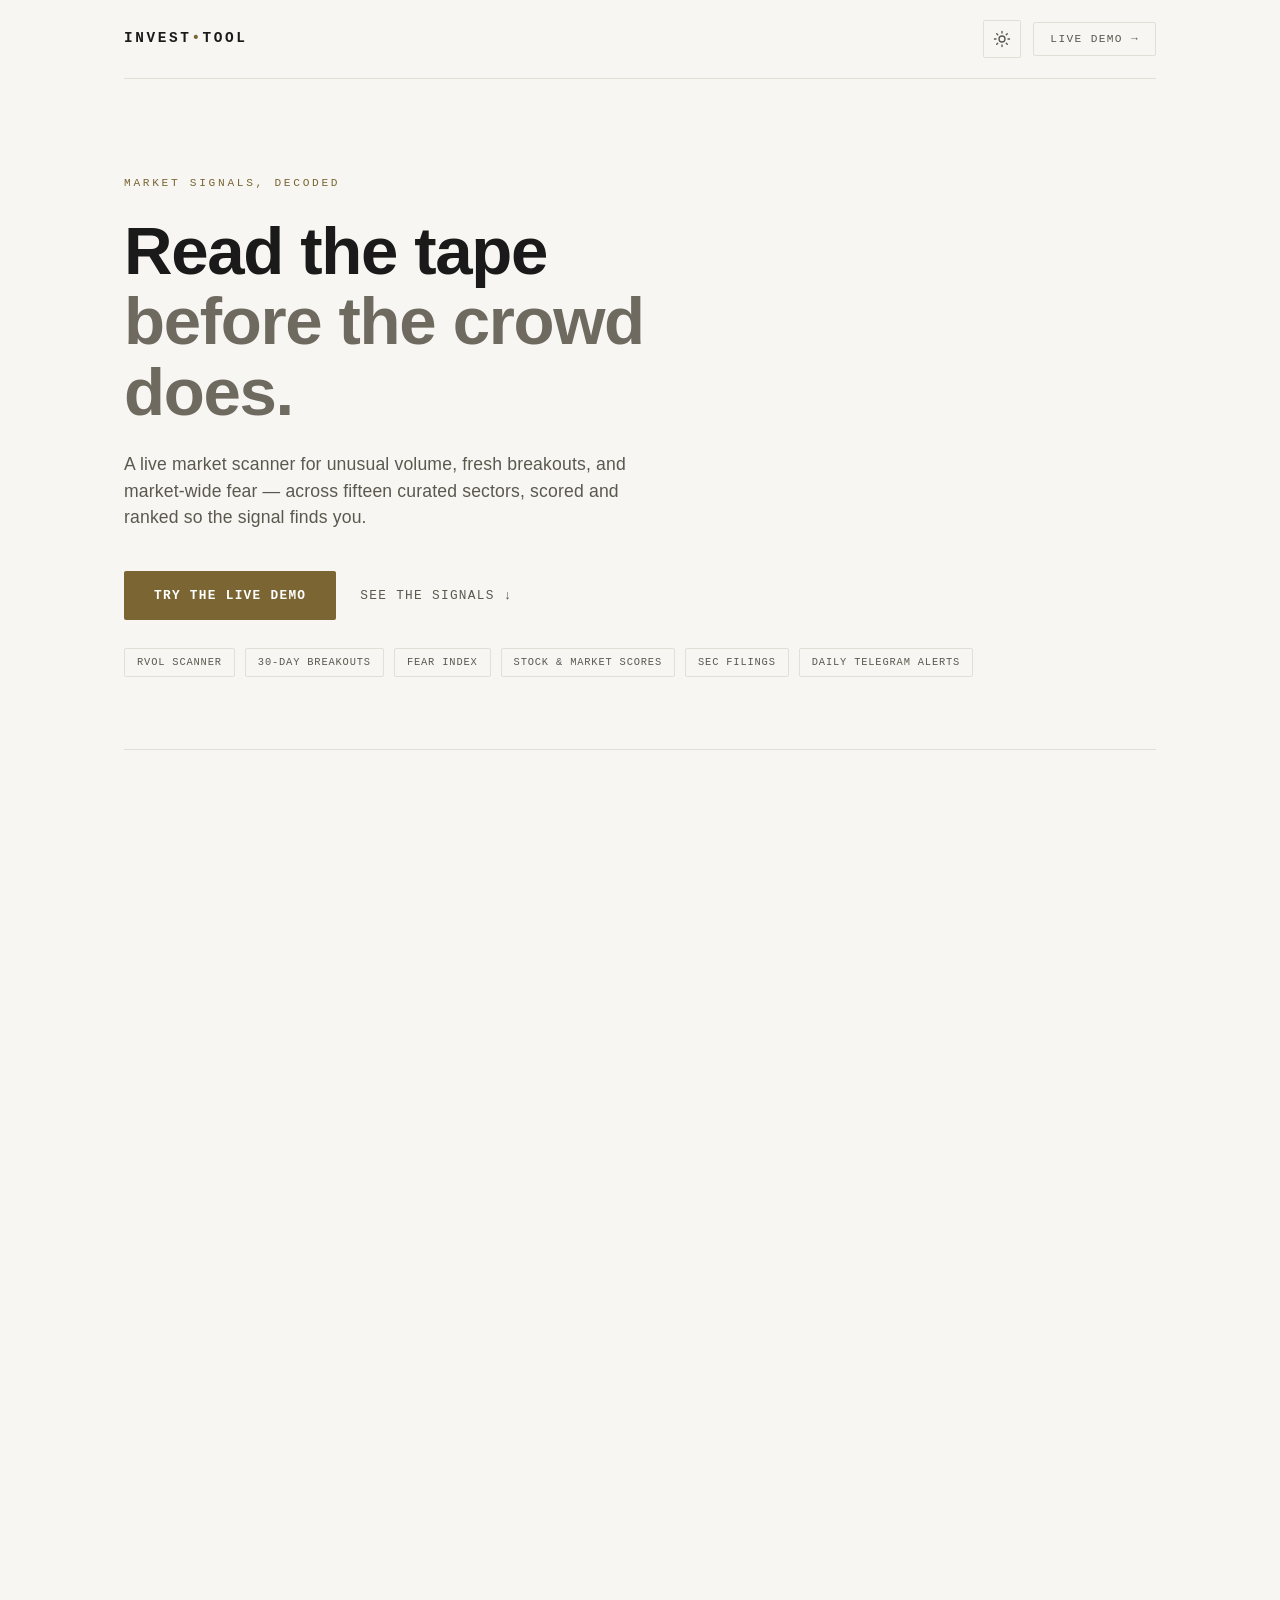
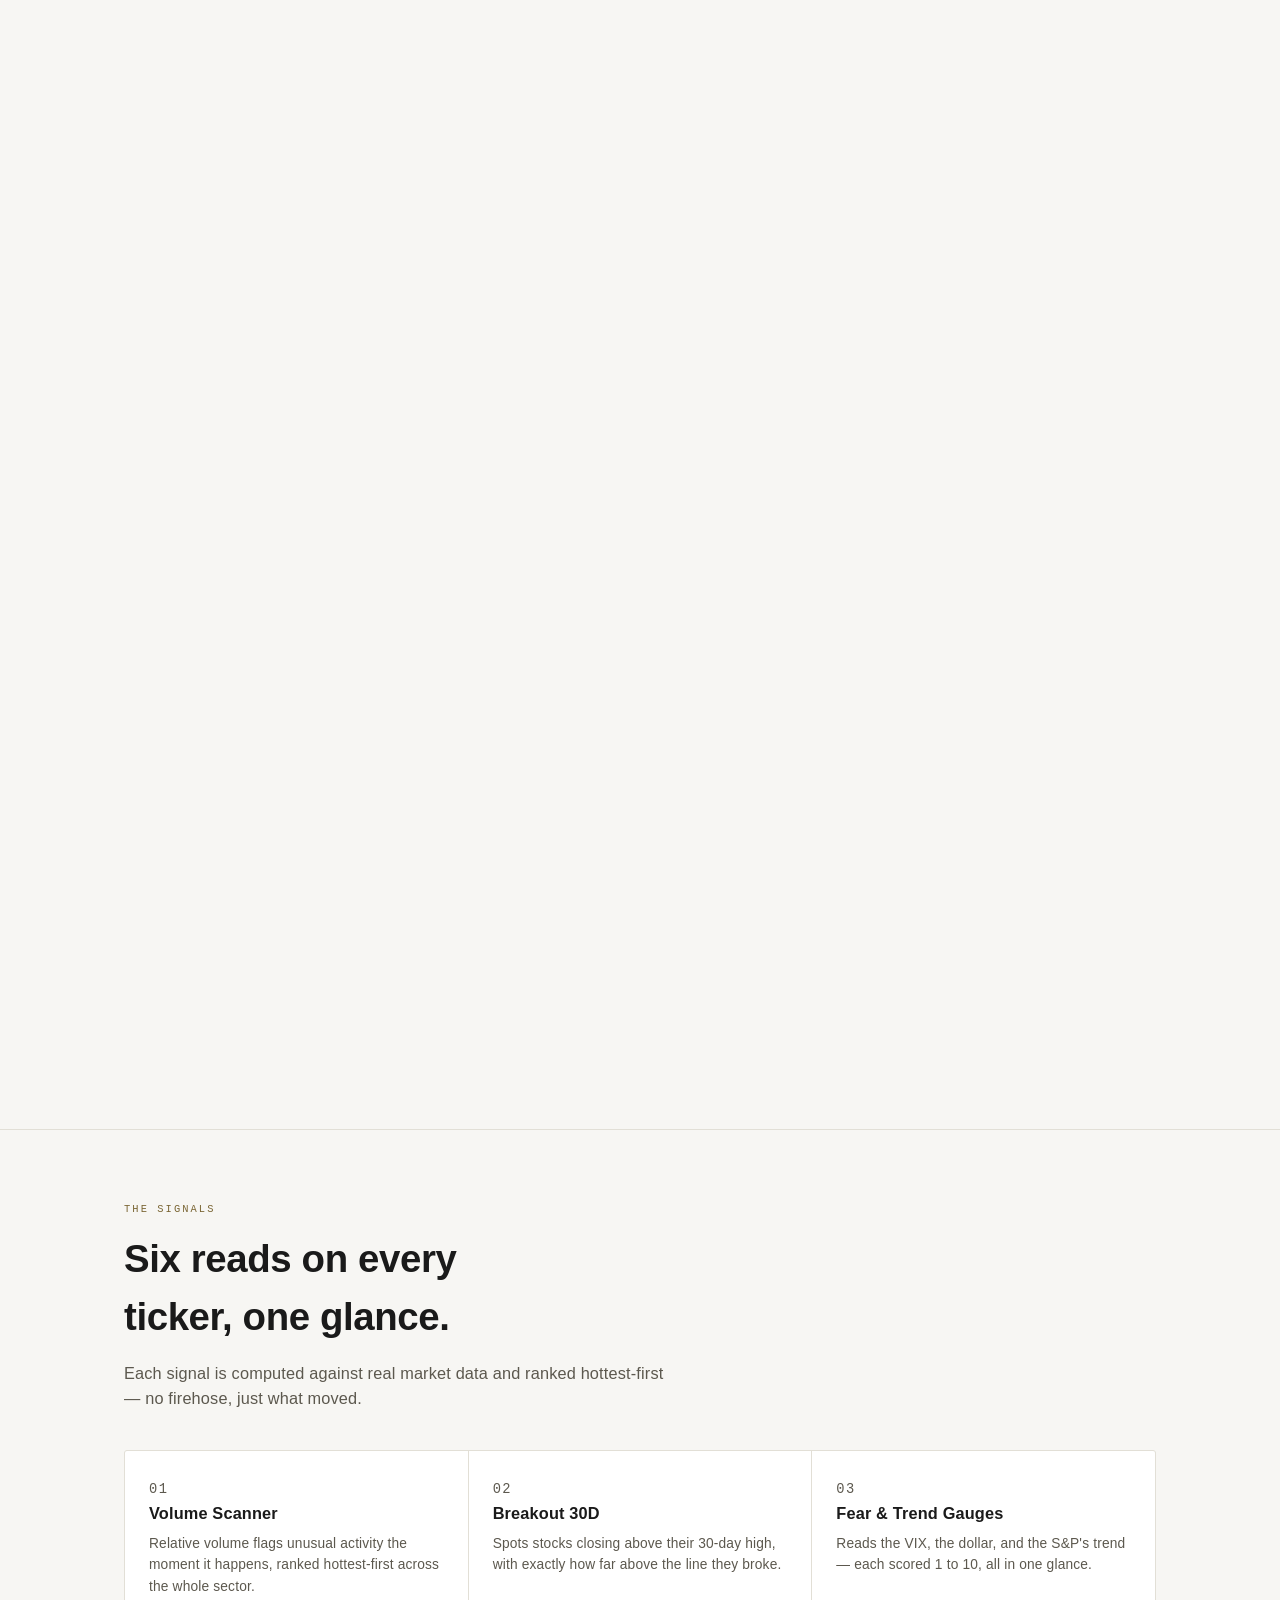
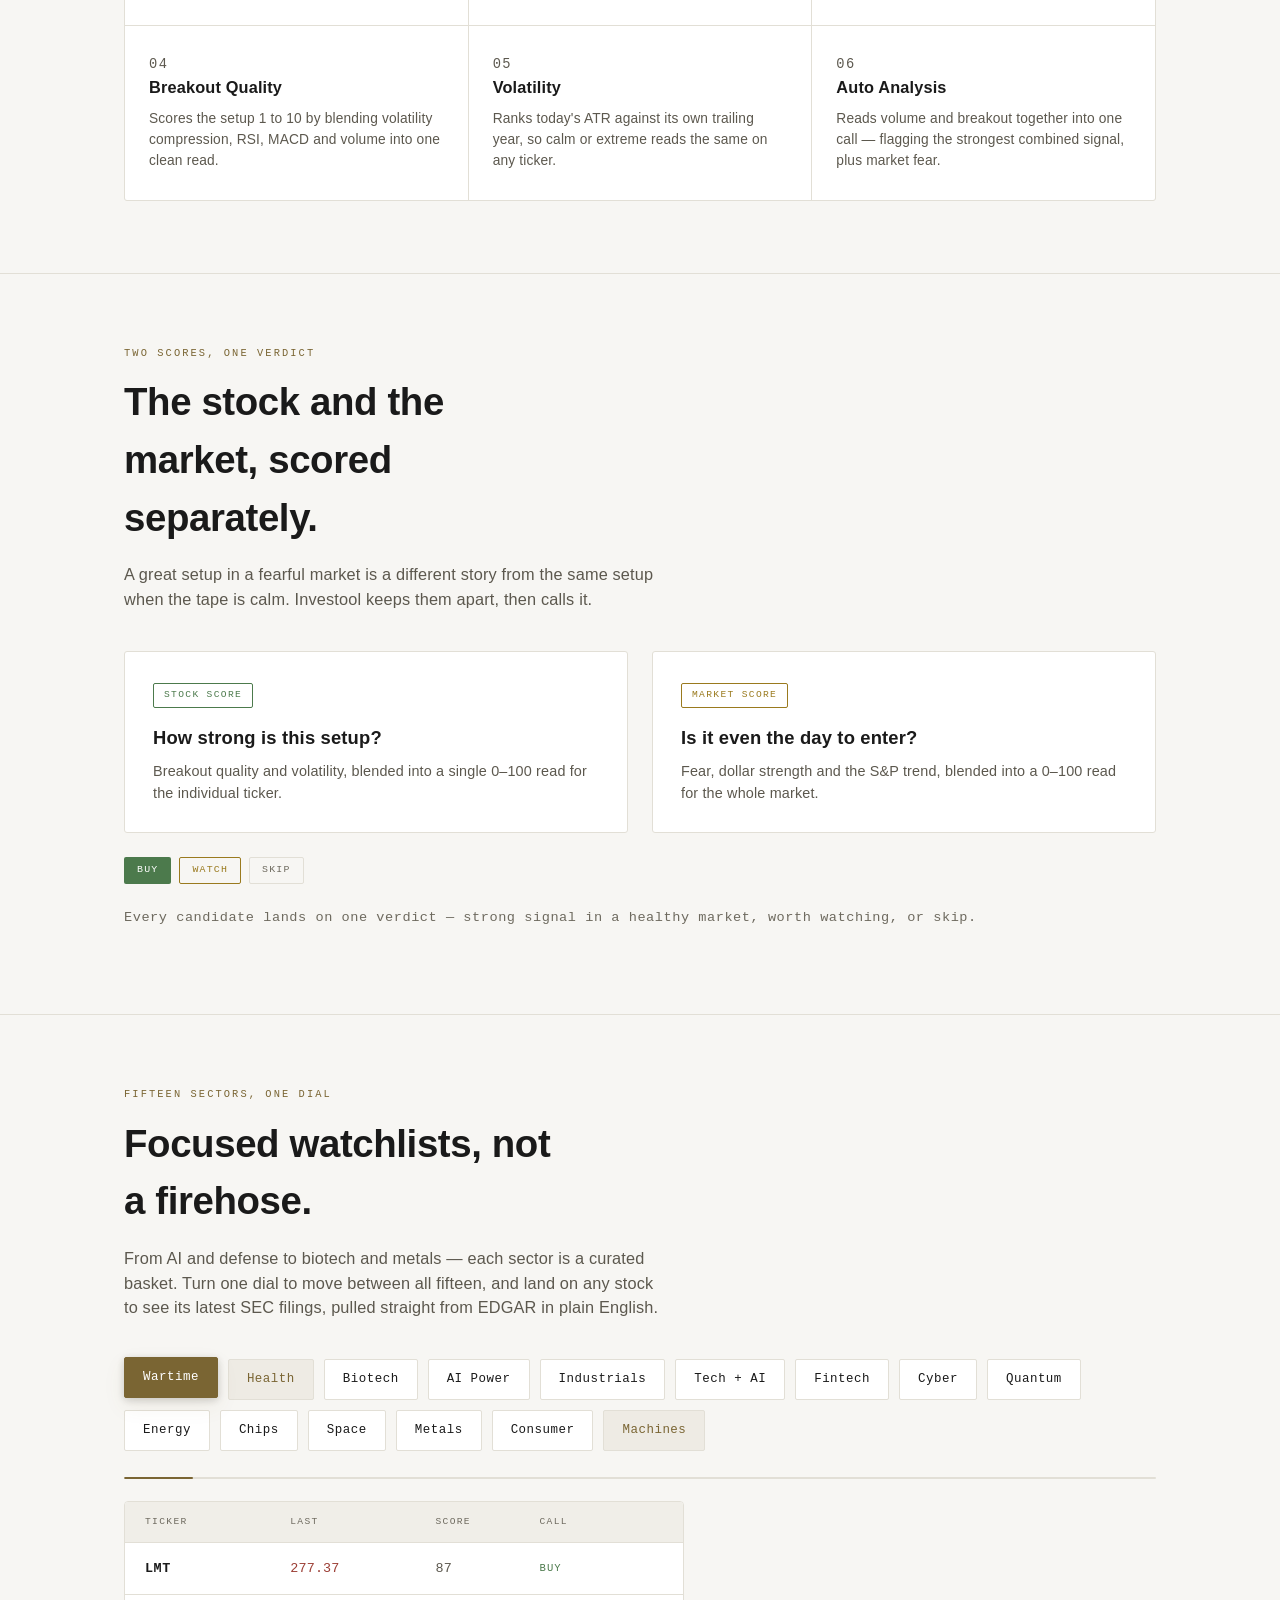
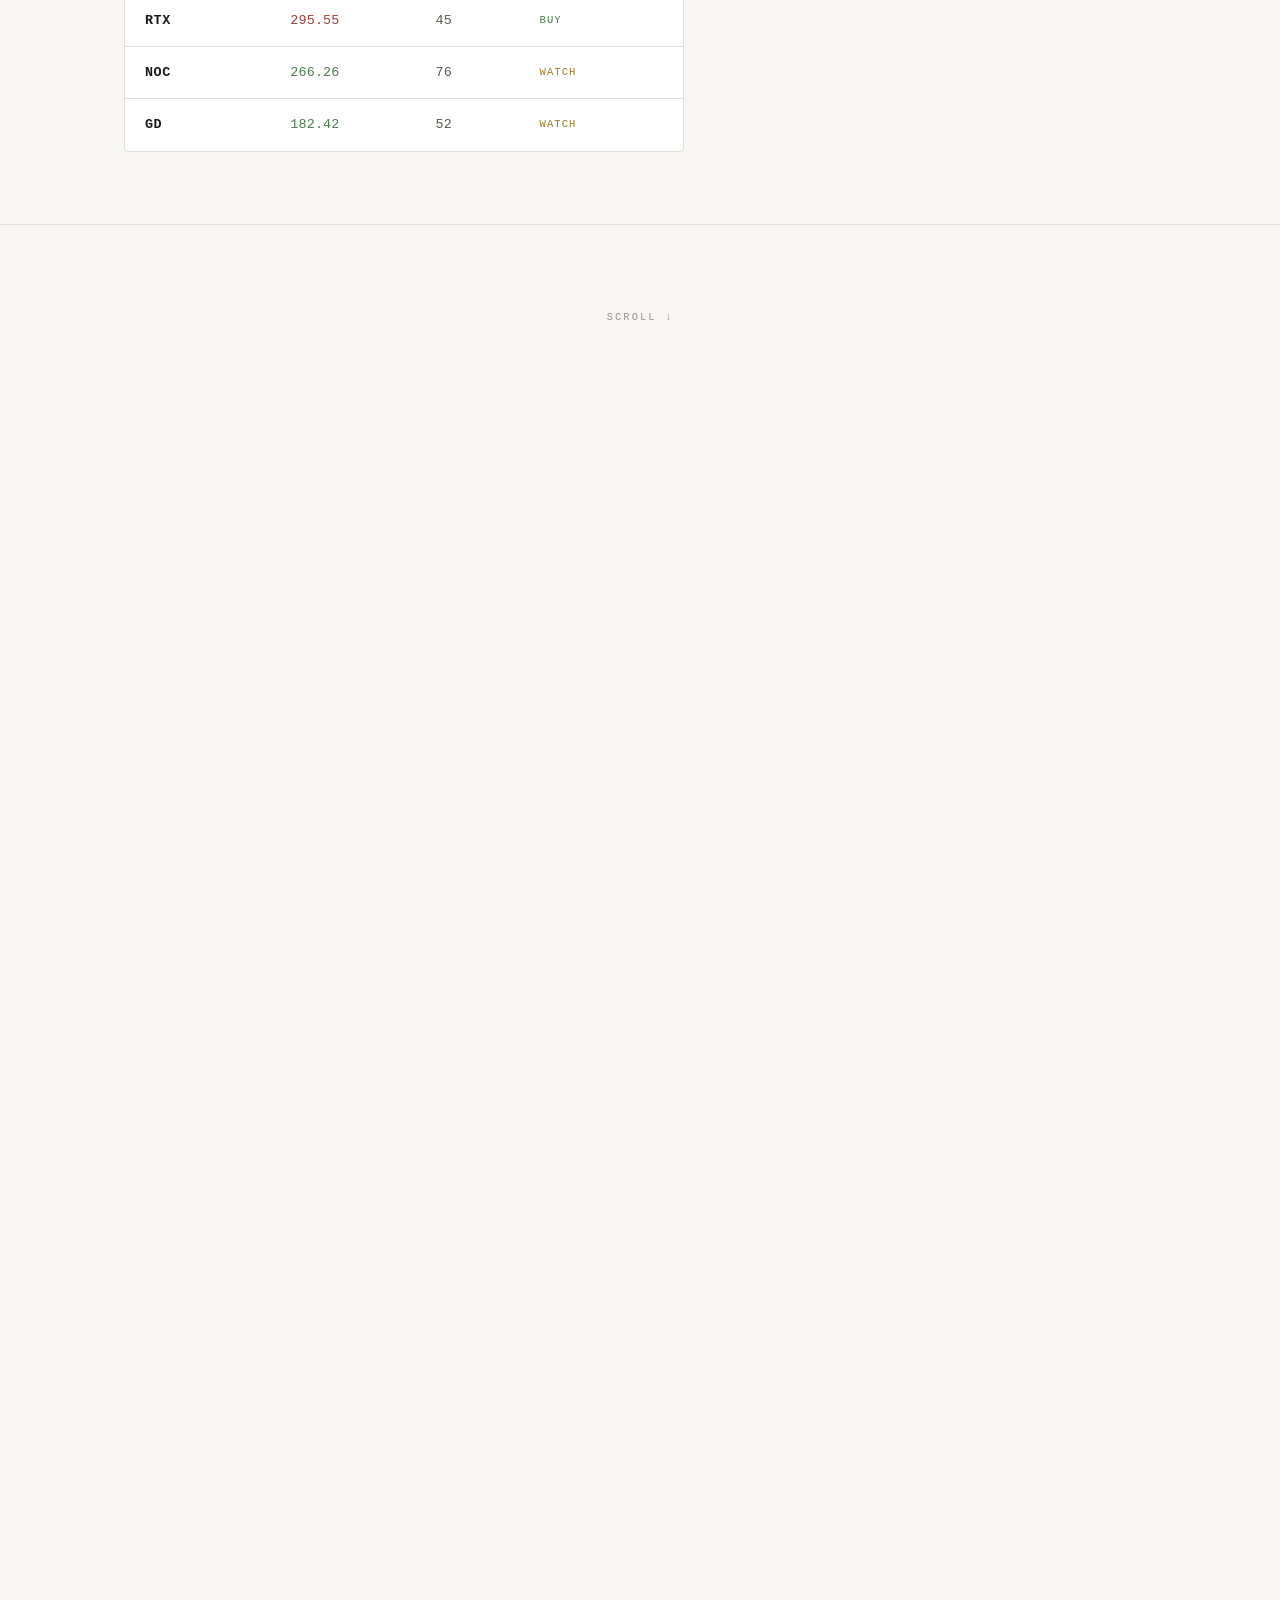
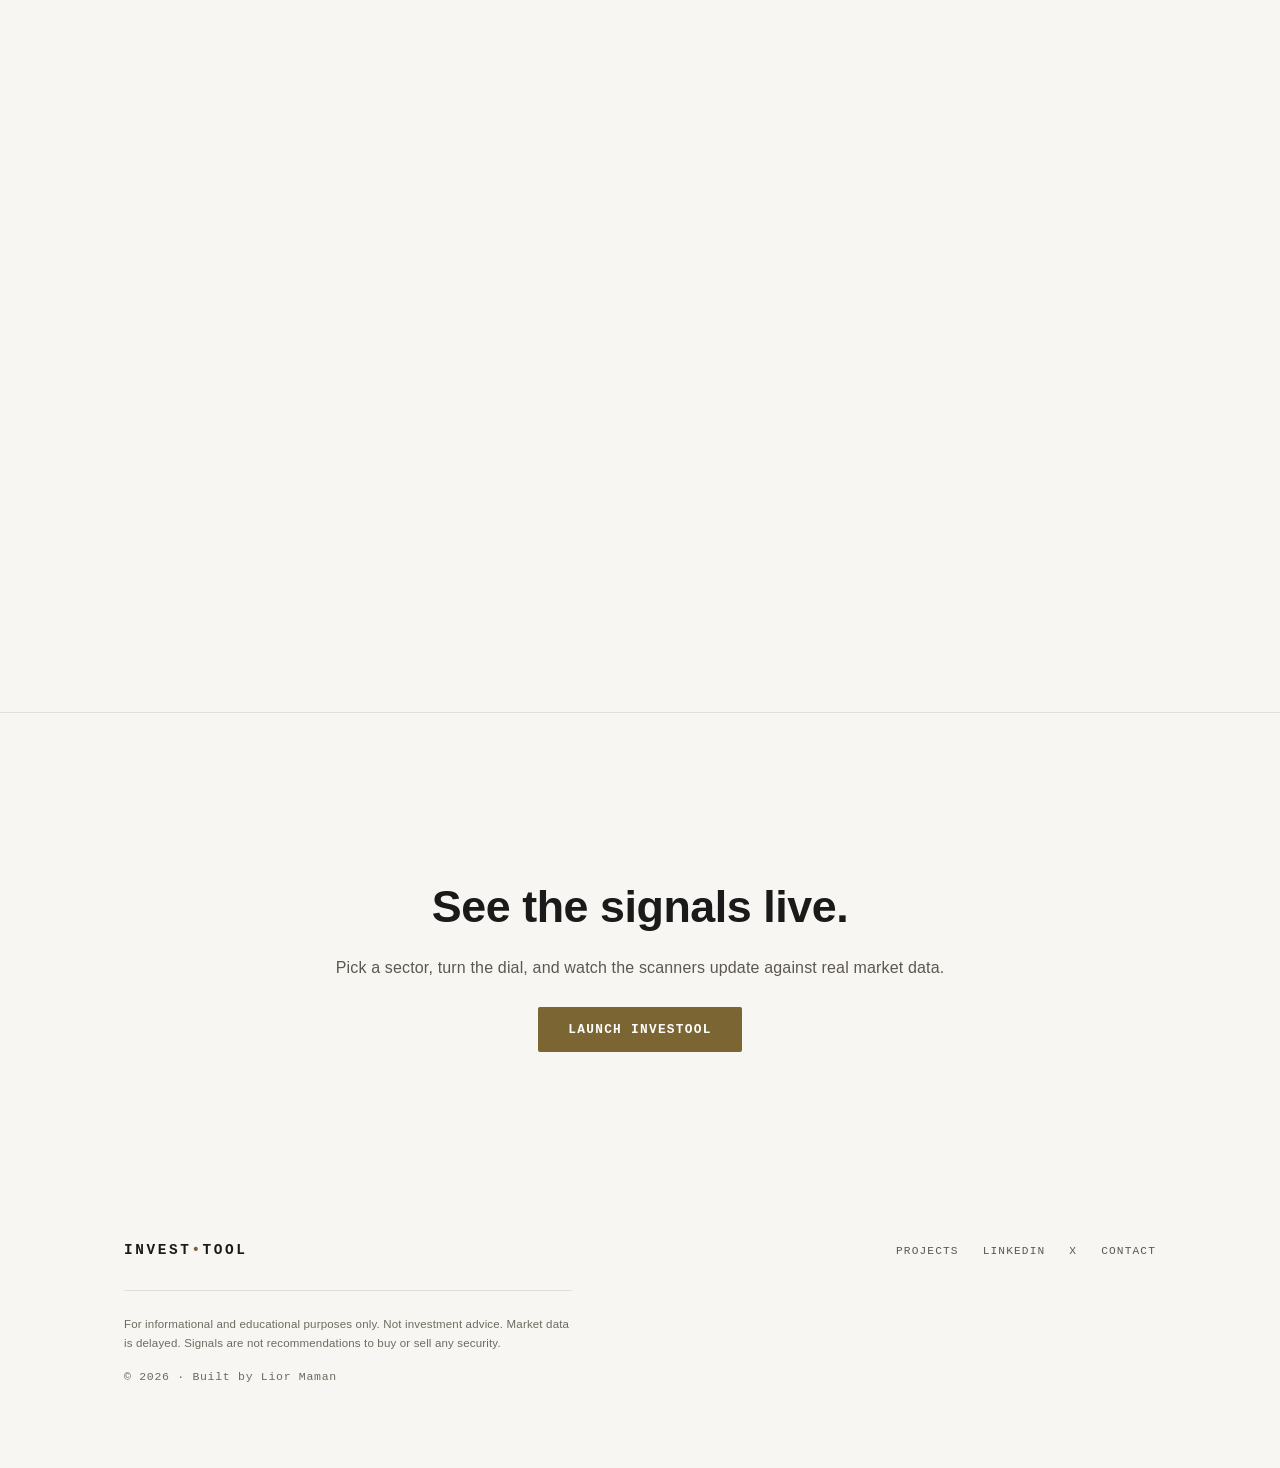
<file: index.html>
<!DOCTYPE html>
<html lang="en" data-theme="light">
<head>
<meta charset="UTF-8" />
<meta name="viewport" content="width=device-width, initial-scale=1" />
<title>Investool</title>
<meta name="description" content="Investool — a live market scanner for unusual volume, fresh breakouts, and market-wide fear across fifteen curated sectors." />
<meta name="theme-color" content="#F7F6F3" id="theme-color-meta" />
<link rel="stylesheet" href="main.css">

<!-- =========================================================
     ADDED STYLES — sector dial + scroll reveal.
     Reuses your existing main.css classes (.product-browser,
     .browser-bar, .btn-primary tokens) — no duplicated chrome.
     ========================================================= -->
<style>
  /* ---- Sector dial (auto-cycling chips) ---- */
  .sector-chip {
    cursor: default;
    transition: border-color 0.35s ease, color 0.35s ease, background 0.35s ease,
                transform 0.35s cubic-bezier(0.16, 1, 0.3, 1), box-shadow 0.35s ease;
  }
  .sector-chip.is-live {
    color: var(--btn-primary-text); background: var(--accent); border-color: var(--accent);
    transform: translateY(-2px);
    box-shadow: 0 8px 22px var(--accent-fill), 0 2px 8px rgba(0,0,0,0.18);
  }
  .sector-chip.is-near { color: var(--accent); background: var(--accent-fill); } /* no border */

  .dial-rail {
    margin-top: 26px; height: 2px; width: 100%;
    background: var(--border); border-radius: 2px; overflow: hidden;
  }
  .dial-fill {
    display: block; height: 100%; width: 0%;
    background: var(--accent); border-radius: 2px;
    transition: width 0.5s cubic-bezier(0.16, 1, 0.3, 1);
  }

  /* ---- Live watch table (demo values, real tickers, driven by the dial) ---- */
  .watch-table {
    margin-top: 22px;
    max-width: 560px;
    border: 1px solid var(--border);
    border-radius: 4px;
    overflow: hidden;
    background: var(--surface);
    font-family: var(--font-mono);
  }
  .watch-head, .watch-row {
    display: grid;
    grid-template-columns: 1fr 1fr 0.7fr 0.9fr;
    gap: 8px;
    padding: 13px 20px;
    align-items: center;
  }
  .watch-head {
    font-size: 0.6rem;
    letter-spacing: 0.14em;
    text-transform: uppercase;
    color: var(--muted);
    border-bottom: 1px solid var(--border);
    background: var(--surface-2);
  }
  /* Fixed body + row heights keep the table from jumping between swaps (no flicker). */
  .watch-body { min-height: 208px; }
  .watch-row {
    font-size: 0.84rem;
    min-height: 52px;
    border-bottom: 1px solid var(--border);
    transition: opacity 0.35s ease;
  }
  .watch-row:last-child { border-bottom: none; }
  .watch-row .tkr { color: var(--text); font-weight: 600; letter-spacing: 0.04em; }
  .watch-row .last.up   { color: var(--green); }
  .watch-row .last.down { color: var(--red); }
  .watch-row .score { color: var(--muted-2); }
  .watch-row .call { font-size: 0.66rem; letter-spacing: 0.1em; }
  .watch-row .call.buy   { color: var(--green); }
  .watch-row .call.watch { color: var(--yellow); }
  .watch-row .call.skip  { color: var(--muted); }
  .watch-body.swapping .watch-row { opacity: 0; }

  @media (max-width: 760px) {
    .watch-table { max-width: 100%; }
    .watch-head, .watch-row { padding: 10px 14px; gap: 6px; }
    .watch-row { font-size: 0.74rem; min-height: 46px; }
    .watch-body { min-height: 184px; }
  }

  /* ---- Scroll reveal ---- */
  .reveal-spacer { height: 12vh; display: flex; align-items: flex-end; justify-content: center; padding-bottom: 8px; }
  .reveal-cue {
    font-family: var(--font-mono); font-size: 0.65rem; letter-spacing: 0.2em;
    text-transform: uppercase; color: var(--muted); opacity: 0.7;
  }
  .reveal-showcase {
    position: relative; height: 220vh; border-bottom: 1px solid var(--border);
  }
  .reveal-stage {
    position: sticky; top: 0; height: 100vh;
    display: flex; flex-direction: column; align-items: center; justify-content: center;
    overflow: hidden;
  }
  .reveal-label {
    font-family: var(--font-mono); font-size: 0.65rem; letter-spacing: 0.22em;
    text-transform: uppercase; color: var(--accent);
    margin-bottom: 22px; opacity: 0; will-change: opacity, transform;
  }
  .reveal-frame {
    position: relative; width: min(1100px, 82vw);
    transform: translateY(220px) scale(0.82);
    opacity: 0; filter: blur(14px);
    will-change: transform, opacity, filter;
  }
  /* The reveal reuses .product-browser + .browser-bar from main.css. */

  /* ---- Clickable frame + "Open live" overlay (shared) ---- */
  .frame-link { display: block; color: inherit; text-decoration: none; }
  .frame-overlay {
    position: absolute; inset: 0; display: flex; align-items: flex-end; justify-content: flex-start;
    padding: 18px; opacity: 0; pointer-events: none;
    background: linear-gradient(to top, rgba(10,10,10,0.55), transparent 45%);
    transition: opacity 0.3s ease;
  }
  .frame-link:hover .frame-overlay { opacity: 1; }
  .frame-overlay .cta {
    font-family: var(--font-mono); font-size: 0.72rem; letter-spacing: 0.12em; text-transform: uppercase;
    font-weight: 600; color: var(--btn-primary-text); background: var(--accent);
    padding: 10px 18px; border-radius: 2px;
    transform: translateY(6px); transition: transform 0.3s ease;
  }
  .frame-link:hover .frame-overlay .cta { transform: translateY(0); }

  /* Fallback so the frame always has real height even if the image is missing.
     Auto-hidden by JS the moment your real screenshot loads. */
  .dash-placeholder {
    aspect-ratio: 16 / 10; background: linear-gradient(135deg, #0d0d0d, #151515);
    display: grid; grid-template-columns: 150px 1fr; gap: 1px;
  }
  .dash-placeholder .side { background: #101010; padding: 18px 14px; }
  .dash-placeholder .main { background: #0b0b0b; padding: 18px; display: flex; flex-direction: column; gap: 14px; }
  .dash-placeholder .bar { height: 9px; border-radius: 2px; background: #222; }
  .dash-placeholder .bar.accent { background: var(--accent); }
  .dash-placeholder .chart {
    flex: 1; border: 1px solid #1c1c1c; border-radius: 4px; min-height: 160px; position: relative;
    background: repeating-linear-gradient(90deg, #131313 0 2px, transparent 2px 26px);
  }
  .dash-placeholder .chart::after {
    content: ""; position: absolute; left: 6%; right: 6%; bottom: 30%; height: 2px;
    background: var(--accent); box-shadow: 0 0 12px var(--accent);
    transform: rotate(-6deg); border-radius: 2px;
  }
  .dash-placeholder .row { display: flex; gap: 10px; }
  .dash-placeholder .pill { height: 22px; flex: 1; border-radius: 3px; background: #161616; border: 1px solid #1e1e1e; }
  .dash-placeholder .note { font-family: var(--font-mono); font-size: 0.55rem; color: #555; letter-spacing: 0.14em; }

  .scan-line {
    position: absolute; left: 0; right: 0; top: 0; height: 2px;
    background: linear-gradient(90deg, transparent, var(--accent), transparent);
    opacity: 0; pointer-events: none;
  }

  @media (max-width: 760px) {
    .reveal-showcase { height: 180vh; }
    .reveal-frame { width: 92vw; transform: translateY(120px) scale(0.92); filter: blur(6px); }
    .frame-overlay { opacity: 1; }              /* no hover on touch — show the CTA hint */
    .frame-overlay .cta { transform: translateY(0); }
  }
</style>
</head>
<body>
  <div class="wrap">
    <div class="topbar">
      <div class="brand">INVEST<span class="dot">•</span>TOOL</div>
      <div class="topbar-right">
        <button class="theme-toggle" id="theme-toggle" type="button" aria-label="Toggle color theme" title="Toggle light / dark">
          <svg class="icon-moon" viewBox="0 0 24 24" fill="none" stroke="currentColor" stroke-width="1.8" stroke-linecap="round" stroke-linejoin="round" aria-hidden="true">
            <path d="M21 12.79A9 9 0 1 1 11.21 3 7 7 0 0 0 21 12.79z"/>
          </svg>
          <svg class="icon-sun" viewBox="0 0 24 24" fill="none" stroke="currentColor" stroke-width="1.8" stroke-linecap="round" stroke-linejoin="round" aria-hidden="true">
            <circle cx="12" cy="12" r="4"/>
            <path d="M12 2v2M12 20v2M4.93 4.93l1.41 1.41M17.66 17.66l1.41 1.41M2 12h2M20 12h2M6.34 17.66l-1.41 1.41M19.07 4.93l-1.41 1.41"/>
          </svg>
        </button>
        <a class="topbar-cta" href="https://financial-dashboard-1058721809048.me-west1.run.app/" target="_blank" rel="noreferrer">Live Demo →</a>
      </div>
    </div>
  </div>

  <div class="wrap">
    <div class="hero">
      <p class="eyebrow">Market Signals, Decoded</p>
      <h1>Read the tape <span class="fade">before the crowd does.</span></h1>
      <p class="lead">A live market scanner for unusual volume, fresh breakouts, and market-wide fear — across fifteen curated sectors, scored and ranked so the signal finds you.</p>
      <div class="hero-actions">
        <a class="btn-primary" href="https://financial-dashboard-1058721809048.me-west1.run.app/" target="_blank" rel="noreferrer">Try the Live Demo</a>
        <a class="btn-ghost" href="#signals">See the signals ↓</a>
      </div>
      <div class="tagstrip">
        <span class="tag">RVOL Scanner</span>
        <span class="tag">30-Day Breakouts</span>
        <span class="tag">Fear Index</span>
        <span class="tag">Stock &amp; Market Scores</span>
        <span class="tag">SEC Filings</span>
        <span class="tag">Daily Telegram Alerts</span>
      </div>
    </div>
  </div>

  <section class="product-showcase">
    <div class="product-stage">

      <div class="product-copy product-copy-left">
        <span>01</span>
        <h2>See the signal.</h2>
        <p>
          Unusual activity, breakouts and volatility —
          surfaced before you have to look for them.
        </p>
      </div>

      <div class="product-frame">
        <a class="frame-link" href="https://financial-dashboard-1058721809048.me-west1.run.app/watch" target="_blank" rel="noreferrer" aria-label="Open the live Investool watch view">
        <div class="product-browser">
          <div class="browser-bar">
            <span></span>
            <span></span>
            <span></span>
          </div>

          <img
            src="images/quiet-watch.png"
            alt="Investool Quiet Watch market scanner"
          />
          <div class="frame-overlay"><span class="cta">LIVE →</span></div>
        </div>
        </a>
      </div>

    </div>
  </section>


  <section id="signals">
    <div class="wrap">
      <p class="sec-label reveal">The Signals</p>
      <h2 class="sec-title reveal">Six reads on every ticker, one glance.</h2>
      <p class="sec-sub reveal">Each signal is computed against real market data and ranked hottest-first — no firehose, just what moved.</p>
      <div class="grid">
        <div class="cell reveal"><p class="cell-num">01</p><h3>Volume Scanner</h3><p>Relative volume flags unusual activity the moment it happens, ranked hottest-first across the whole sector.</p></div>
        <div class="cell reveal"><p class="cell-num">02</p><h3>Breakout 30D</h3><p>Spots stocks closing above their 30-day high, with exactly how far above the line they broke.</p></div>
        <div class="cell reveal"><p class="cell-num">03</p><h3>Fear &amp; Trend Gauges</h3><p>Reads the VIX, the dollar, and the S&amp;P's trend — each scored 1 to 10, all in one glance.</p></div>
        <div class="cell reveal"><p class="cell-num">04</p><h3>Breakout Quality</h3><p>Scores the setup 1 to 10 by blending volatility compression, RSI, MACD and volume into one clean read.</p></div>
        <div class="cell reveal"><p class="cell-num">05</p><h3>Volatility</h3><p>Ranks today's ATR against its own trailing year, so calm or extreme reads the same on any ticker.</p></div>
        <div class="cell reveal"><p class="cell-num">06</p><h3>Auto Analysis</h3><p>Reads volume and breakout together into one call — flagging the strongest combined signal, plus market fear.</p></div>
      </div>
    </div>
  </section>

  <section>
    <div class="wrap">
      <p class="sec-label reveal">Two Scores, One Verdict</p>
      <h2 class="sec-title reveal">The stock and the market, scored separately.</h2>
      <p class="sec-sub reveal">A great setup in a fearful market is a different story from the same setup when the tape is calm. Investool keeps them apart, then calls it.</p>
      <div class="score-row">
        <div class="score-card reveal">
          <span class="badge stock">Stock Score</span>
          <h3>How strong is this setup?</h3>
          <p>Breakout quality and volatility, blended into a single 0–100 read for the individual ticker.</p>
        </div>
        <div class="score-card reveal">
          <span class="badge market">Market Score</span>
          <h3>Is it even the day to enter?</h3>
          <p>Fear, dollar strength and the S&amp;P trend, blended into a 0–100 read for the whole market.</p>
        </div>
      </div>
      <div class="verdicts reveal" style="margin-top:24px;">
        <span class="verdict buy">BUY</span>
        <span class="verdict watch">WATCH</span>
        <span class="verdict skip">SKIP</span>
      </div>
      <p class="sectors-note reveal">Every candidate lands on one verdict — strong signal in a healthy market, worth watching, or skip.</p>
    </div>
  </section>

  <section>
    <div class="wrap">
      <p class="sec-label reveal">Fifteen Sectors, One Dial</p>
      <h2 class="sec-title reveal">Focused watchlists, not a firehose.</h2>
      <p class="sec-sub reveal">From AI and defense to biotech and metals — each sector is a curated basket. Turn one dial to move between all fifteen, and land on any stock to see its latest SEC filings, pulled straight from EDGAR in plain English.</p>
      <div class="sectors" id="sectors">
        <span class="sector-chip">Wartime</span>
        <span class="sector-chip">Health</span>
        <span class="sector-chip">Biotech</span>
        <span class="sector-chip">AI Power</span>
        <span class="sector-chip">Industrials</span>
        <span class="sector-chip">Tech + AI</span>
        <span class="sector-chip">Fintech</span>
        <span class="sector-chip">Cyber</span>
        <span class="sector-chip">Quantum</span>
        <span class="sector-chip">Energy</span>
        <span class="sector-chip">Chips</span>
        <span class="sector-chip">Space</span>
        <span class="sector-chip">Metals</span>
        <span class="sector-chip">Consumer</span>
        <span class="sector-chip">Machines</span>
      </div>
      <div class="dial-rail"><span class="dial-fill" id="dialFill"></span></div>

      <!-- Live watch table — real tickers (config.py), demo values, cycles with the dial -->
      <div class="watch-table" id="watchTable" aria-live="polite">
        <div class="watch-head">
          <span>Ticker</span><span>Last</span><span>Score</span><span>Call</span>
        </div>
        <div class="watch-body" id="watchBody"></div>
      </div>
    </div>
  </section>

  <!-- =========================================================
       SCROLL REVEAL — the dashboard emerges as you scroll.
       ========================================================= -->
  <div class="reveal-spacer"><span class="reveal-cue">Scroll ↓</span></div>

  <section class="reveal-showcase">
    <div class="reveal-stage">
      <p class="reveal-label" id="revealLabel">Live Dashboard</p>
      <div class="reveal-frame" id="revealFrame">
        <a class="frame-link" href="https://financial-dashboard-1058721809048.me-west1.run.app/" target="_blank" rel="noreferrer" aria-label="Open the live Investool dashboard">
        <div class="product-browser">
          <div class="browser-bar">
            <span></span><span></span><span></span>
          </div>

          <img id="dashImg" src="images/invest.png" alt="Investool market scanner dashboard" />

          <div class="dash-placeholder" id="dashPlaceholder">
            <div class="side">
              <div class="bar accent" style="width:60%"></div>
              <div class="bar" style="width:80%;margin-top:14px"></div>
              <div class="bar" style="width:50%;margin-top:10px"></div>
              <div class="bar" style="width:70%;margin-top:10px"></div>
              <div class="note" style="margin-top:22px">TICKER · RTX</div>
            </div>
            <div class="main">
              <div class="row"><div class="pill"></div><div class="pill"></div><div class="pill"></div></div>
              <div class="chart"></div>
              <div class="note">PRICE ACTION · placeholder — drop images/invest.png to replace</div>
            </div>
          </div>

          <div class="scan-line" id="scanLine"></div>
          <div class="frame-overlay"><span class="cta">LIVE →</span></div>
        </div>
        </a>
      </div>
    </div>
  </section>

  <section style="border-bottom:none;">
    <div class="wrap cta-band">
      <h2 class="reveal">See the signals live.</h2>
      <p class="reveal">Pick a sector, turn the dial, and watch the scanners update against real market data.</p>
      <a class="btn-primary reveal" href="https://financial-dashboard-1058721809048.me-west1.run.app/" target="_blank" rel="noreferrer">Launch Investool</a>
    </div>
  </section>

  <footer>
    <div class="wrap">
      <div class="foot-inner">
        <div class="brand">INVEST<span class="dot">•</span>TOOL</div>
        <div class="foot-links">
          <a href="https://lior-maman.github.io/projects/en" target="_blank" rel="noreferrer">Projects</a>
          <a href="https://linkedin.com/in/lior-maman" target="_blank" rel="noreferrer">LinkedIn</a>
          <a href="https://x.com/liormman?s=11" target="_blank" rel="noreferrer">X</a>
          <a id="contact-link">Contact</a>
        </div>
      </div>
      <p class="disclaimer">For informational and educational purposes only. Not investment advice. Market data is delayed. Signals are not recommendations to buy or sell any security.</p>
      <p class="copyright">© 2026 · Built by Lior Maman</p>
    </div>
  </footer>

  <script>
    // Theme: light by default, unless the user has picked otherwise.
    (function () {
      const root = document.documentElement;
      const meta = document.getElementById('theme-color-meta');
      const barColor = { light: '#F7F6F3', dark: '#0A0A0A' };

      function apply(theme) {
        root.setAttribute('data-theme', theme);
        if (meta) meta.setAttribute('content', barColor[theme] || barColor.light);
      }

      apply(localStorage.getItem('theme') || 'light');

      const toggle = document.getElementById('theme-toggle');
      if (toggle) {
        toggle.addEventListener('click', () => {
          const next = root.getAttribute('data-theme') === 'light' ? 'dark' : 'light';
          apply(next);
          localStorage.setItem('theme', next);
        });
      }
    })();

    const obs = new IntersectionObserver((entries) => {
      entries.forEach((e, i) => {
        if (e.isIntersecting) {
          setTimeout(() => e.target.classList.add('in'), (i % 6) * 60);
          obs.unobserve(e.target);
        }
      });
    }, { threshold: 0.12 });
    document.querySelectorAll('.reveal').forEach(el => obs.observe(el));

    const contact = document.getElementById('contact-link');
    if (contact) {
      contact.addEventListener('click', (e) => {
        e.preventDefault();
        const user = 'lior.maman.ai+investool';
        const domain = 'gmail.com';
        window.location.href = `mailto:${user}@${domain}`;
      });
    }

    /* =====================================================
       PRODUCT SCROLL ANIMATION (your original)
       ===================================================== */
    const productSection = document.querySelector('.product-showcase');
    const productFrame = document.querySelector('.product-frame');
    const productCopy = document.querySelector('.product-copy');

    if (productSection && productFrame) {
      function updateProductAnimation() {
        const rect = productSection.getBoundingClientRect();
        const sectionHeight = productSection.offsetHeight;
        const viewportHeight = window.innerHeight;
        const total = sectionHeight - viewportHeight;
        let progress = -rect.top / total;
        progress = Math.max(0, Math.min(1, progress));

        let y, scale, opacity;
        if (progress < 0.35) {
          const p = progress / 0.35;
          y = 180 - (180 * p);
          scale = 0.72 + (0.28 * p);
          opacity = p;
        } else {
          const p = (progress - 0.35) / 0.65;
          y = -(p * 80);
          scale = 1;
          opacity = 1;
        }

        productFrame.style.transform =
          `translateX(150px) translateY(${y}px) scale(${scale})`;
        productFrame.style.opacity = opacity;

        if (productCopy) {
          if (progress < 0.25) {
            productCopy.style.opacity = 0;
          } else if (progress < 0.55) {
            const p = (progress - 0.25) / 0.30;
            productCopy.style.opacity = p;
            productCopy.style.transform = `translateY(${40 - (40 * p)}px)`;
          } else {
            productCopy.style.opacity = 1;
            productCopy.style.transform = 'translateY(0)';
          }
        }
      }

      window.addEventListener('scroll', updateProductAnimation, { passive: true });
      updateProductAnimation();
    }

    /* =====================================================
       SECTOR DIAL — auto-cycles the chips, hover to hold
       (now also drives the demo watch table below)
       ===================================================== */
    (function () {
      const rail = document.getElementById('sectors');
      if (!rail) return;
      const chips = Array.from(rail.querySelectorAll('.sector-chip'));
      if (!chips.length) return;
      const fill = document.getElementById('dialFill');
      const body = document.getElementById('watchBody');
      const STEP = 1400; // ms per sector — tweak to taste
      let index = 0, timer = null, paused = false, onScreen = false;

      // 4 leading tickers per sector — pulled from config.py (real symbols).
      // Keys are UPPERCASE; the chip label is normalized before lookup.
      const DATA = {
        WARTIME:['LMT','RTX','NOC','GD'],
        HEALTH:['JNJ','LLY','NVO','PFE'],
        BIOTECH:['VRTX','REGN','MRNA','AMGN'],
        'AI POWER':['SMCI','VRT','DELL','ANET'],
        INDUSTRIALS:['CAT','DE','ETN','HON'],
        'TECH + AI':['AAPL','MSFT','AMZN','META'],
        FINTECH:['V','MA','PYPL','FIS'],
        CYBER:['CRWD','PANW','ZS','FTNT'],
        QUANTUM:['QUBT','RGTI','IONQ','QBTS'],
        ENERGY:['CVX','COP','EOG','HAL'],
        CHIPS:['NVDA','AMD','INTC','AVGO'],
        SPACE:['RKLB','ASTS','LUNR','RDW'],
        METALS:['GLD','SLV','GDX','NEM'],
        CONSUMER:['BKNG','WMT','COST','HD'],
        MACHINES:['TER','NVMI','ZBRA','NDSN']
      };
      const CALLS = ['buy','watch','skip'];
      // Deterministic pseudo-values so a ticker always reads the same (demo only).
      function makeRow(sym, seed) {
        const h = [...sym].reduce((a,c)=>a+c.charCodeAt(0),0) + seed;
        const last = (40 + (h % 400) + (h % 100)/100).toFixed(2);
        const up = h % 2 === 0;
        const score = 30 + (h % 60);
        const call = CALLS[h % 3];
        return { sym, last, up, score, call };
      }
      function renderTable() {
        if (!body) return;
        const sector = chips[index].textContent.trim().toUpperCase();
        const syms = DATA[sector] || ['—','—','—','—'];
        body.classList.add('swapping');
        const rows = syms.map((s, i) => {
          if (s === '—') return `<div class="watch-row"><span class="tkr">—</span><span></span><span></span><span></span></div>`;
          const r = makeRow(s, index * 7 + i);
          return `<div class="watch-row">
            <span class="tkr">${r.sym}</span>
            <span class="last ${r.up ? 'up' : 'down'}">${r.last}</span>
            <span class="score">${r.score}</span>
            <span class="call ${r.call}">${r.call.toUpperCase()}</span>
          </div>`;
        }).join('');
        setTimeout(() => { body.innerHTML = rows; body.classList.remove('swapping'); }, 180);
      }

      function paint() {
        chips.forEach((chip, i) => {
          chip.classList.toggle('is-live', i === index);
          const near = i === (index - 1 + chips.length) % chips.length ||
                       i === (index + 1) % chips.length;
          chip.classList.toggle('is-near', near && i !== index);
        });
        if (fill) fill.style.width = (((index + 1) / chips.length) * 100).toFixed(2) + '%';
        renderTable();
      }
      function advance() { index = (index + 1) % chips.length; paint(); }
      function start() { if (!timer) timer = setInterval(() => { if (!paused && onScreen) advance(); }, STEP); }

      chips.forEach((chip, i) => {
        chip.addEventListener('mouseenter', () => { paused = true; index = i; paint(); });
        chip.addEventListener('mouseleave', () => { paused = false; });
      });

      const io = new IntersectionObserver((entries) => {
        entries.forEach((e) => { onScreen = e.isIntersecting; if (onScreen) start(); });
      }, { threshold: 0.2 });
      io.observe(rail);

      paint();
    })();

    /* =====================================================
       DASHBOARD SCROLL REVEAL
       ===================================================== */
    const showcase = document.querySelector('.reveal-showcase');
    const frame    = document.getElementById('revealFrame');
    const label    = document.getElementById('revealLabel');
    const scan     = document.getElementById('scanLine');
    const dashImg  = document.getElementById('dashImg');
    const dashPh   = document.getElementById('dashPlaceholder');

    if (showcase && frame) {
      if (dashImg && dashPh) {
        dashImg.addEventListener('load', () => { dashPh.style.display = 'none'; });
        dashImg.addEventListener('error', () => { dashImg.style.display = 'none'; });
        if (dashImg.complete && dashImg.naturalWidth > 0) dashPh.style.display = 'none';
        else if (dashImg.complete && dashImg.naturalWidth === 0) dashImg.style.display = 'none';
      }

      const clamp = (v, a, b) => Math.max(a, Math.min(b, v));
      const isMobile = () => window.matchMedia('(max-width: 760px)').matches;

      function updateReveal() {
        const rect = showcase.getBoundingClientRect();
        const total = showcase.offsetHeight - window.innerHeight;
        const progress = clamp(-rect.top / total, 0, 1);

        // Softer motion on small screens: shorter travel, less blur/scale.
        const mob = isMobile();
        const START_Y   = mob ? 120 : 220;
        const START_S   = mob ? 0.92 : 0.82;
        const START_BLR = mob ? 6 : 14;

        const l = clamp(progress / 0.18, 0, 1);
        label.style.opacity = l;
        label.style.transform = `translateY(${(1 - l) * 14}px)`;

        // Match the first showcase: gradual entry over the first 35% of scroll
        // (linear opacity, eased travel), then a gentle settle over the rest.
        let y, scale, opacity, blur;
        if (progress < 0.35) {
          const p = progress / 0.35;                 // 0 → 1 across entry
          const e = 1 - Math.pow(1 - p, 2);          // easeOutQuad — softer start than cubic
          y = START_Y - (START_Y * e);
          scale = START_S + ((1 - START_S) * e);
          opacity = p;                               // linear fade-in, no sudden pop
          blur = START_BLR - (START_BLR * e);
        } else {
          const p = (progress - 0.35) / 0.65;
          y = -(p * (mob ? 20 : 40)); scale = 1; opacity = 1; blur = 0;
        }
        frame.style.transform = `translateY(${y}px) scale(${scale})`;
        frame.style.opacity = opacity;
        frame.style.filter = `blur(${blur}px)`;

        if (progress > 0.36 && progress < 0.62) {
          const p = (progress - 0.36) / 0.26;
          scan.style.opacity = Math.sin(p * Math.PI);
          scan.style.transform = `translateY(${p * frame.offsetHeight}px)`;
        } else {
          scan.style.opacity = 0;
        }      }

      window.addEventListener('scroll', updateReveal, { passive: true });
      window.addEventListener('resize', updateReveal);
      updateReveal();
    }
  </script>
</body>
</html>
</file>
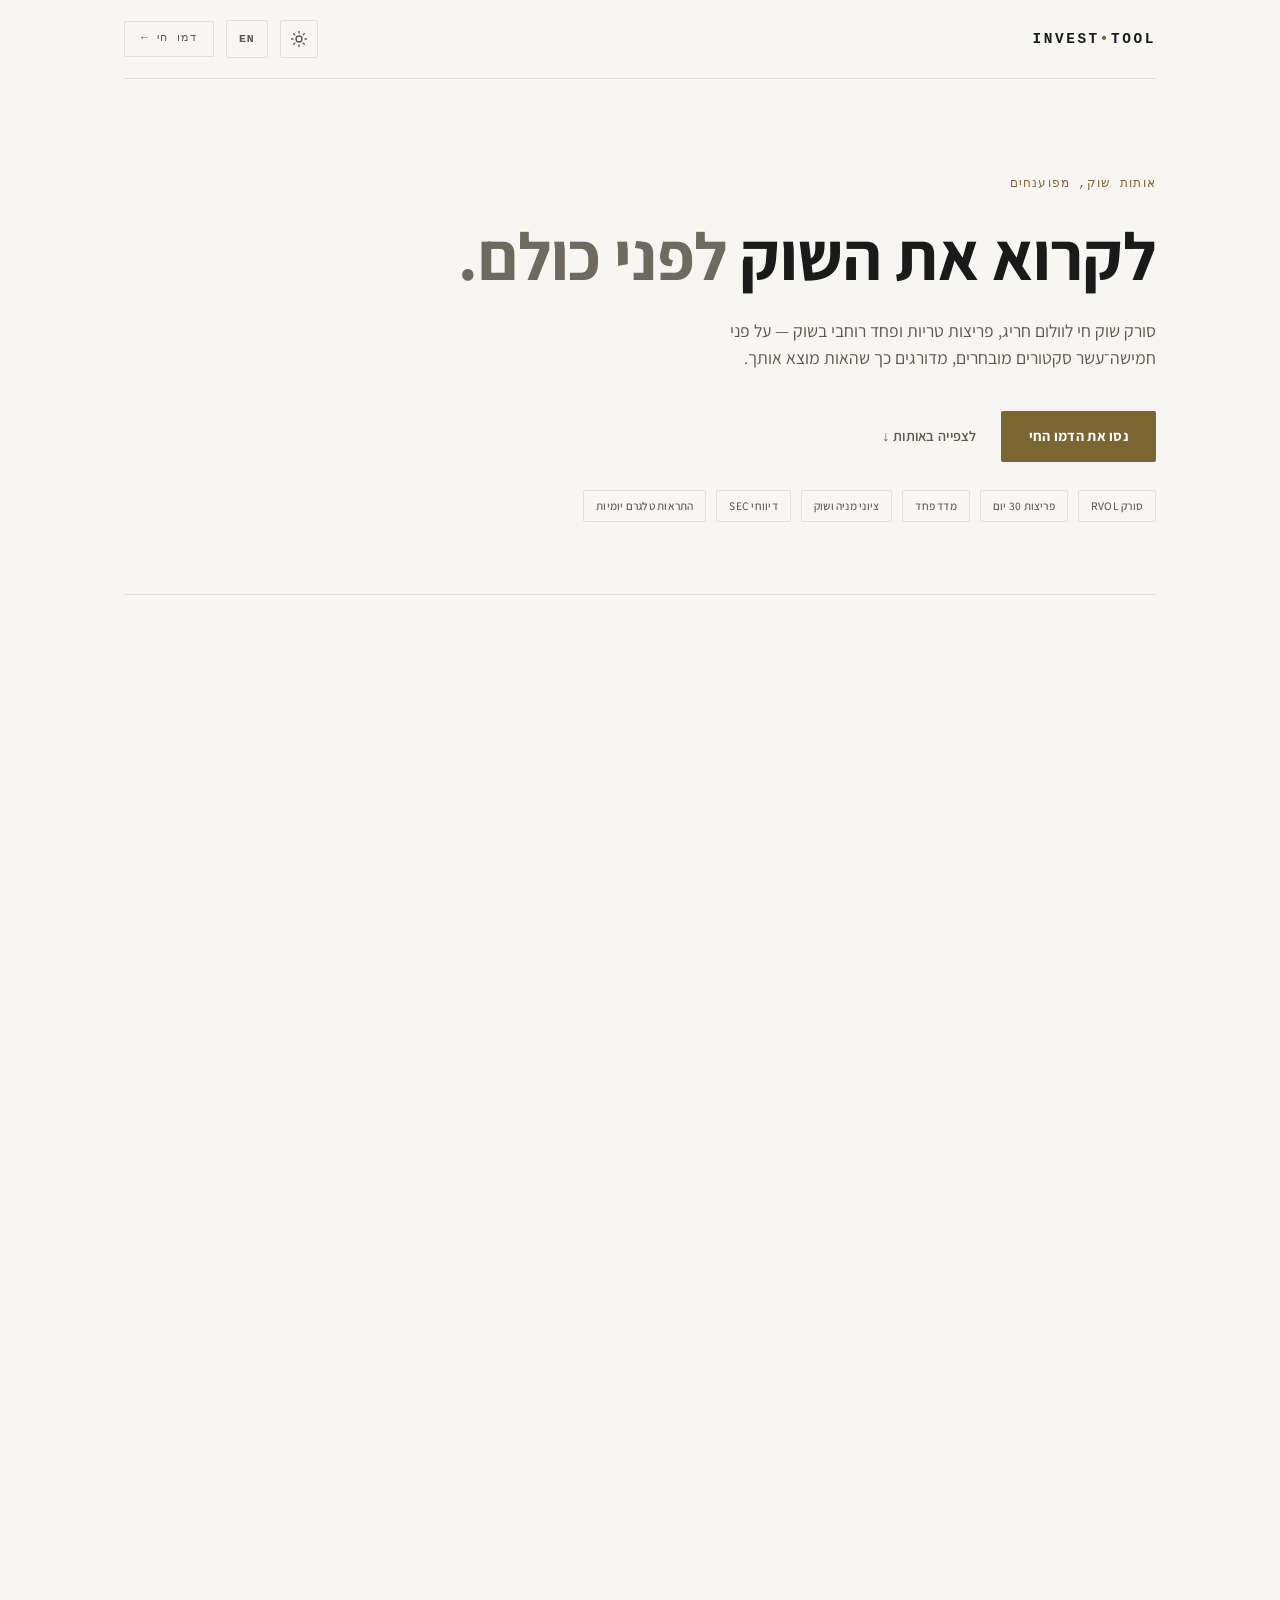
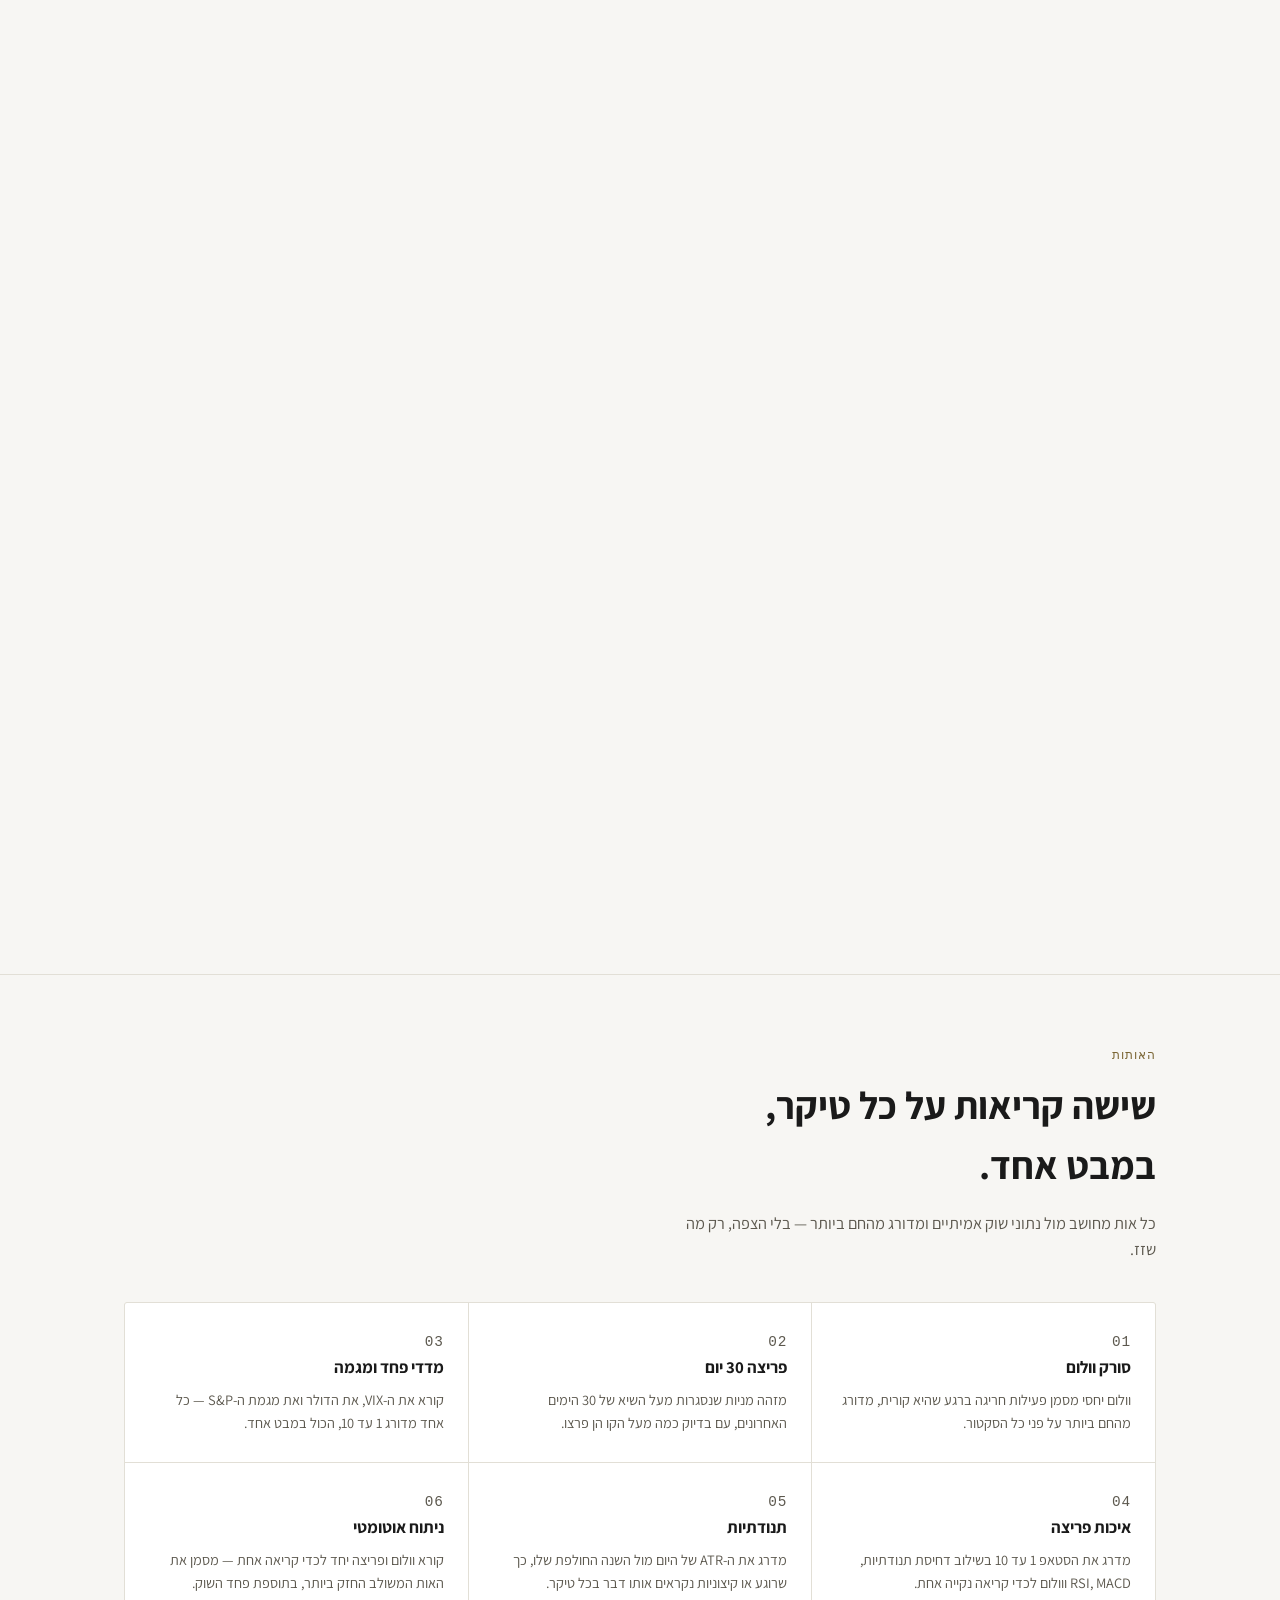
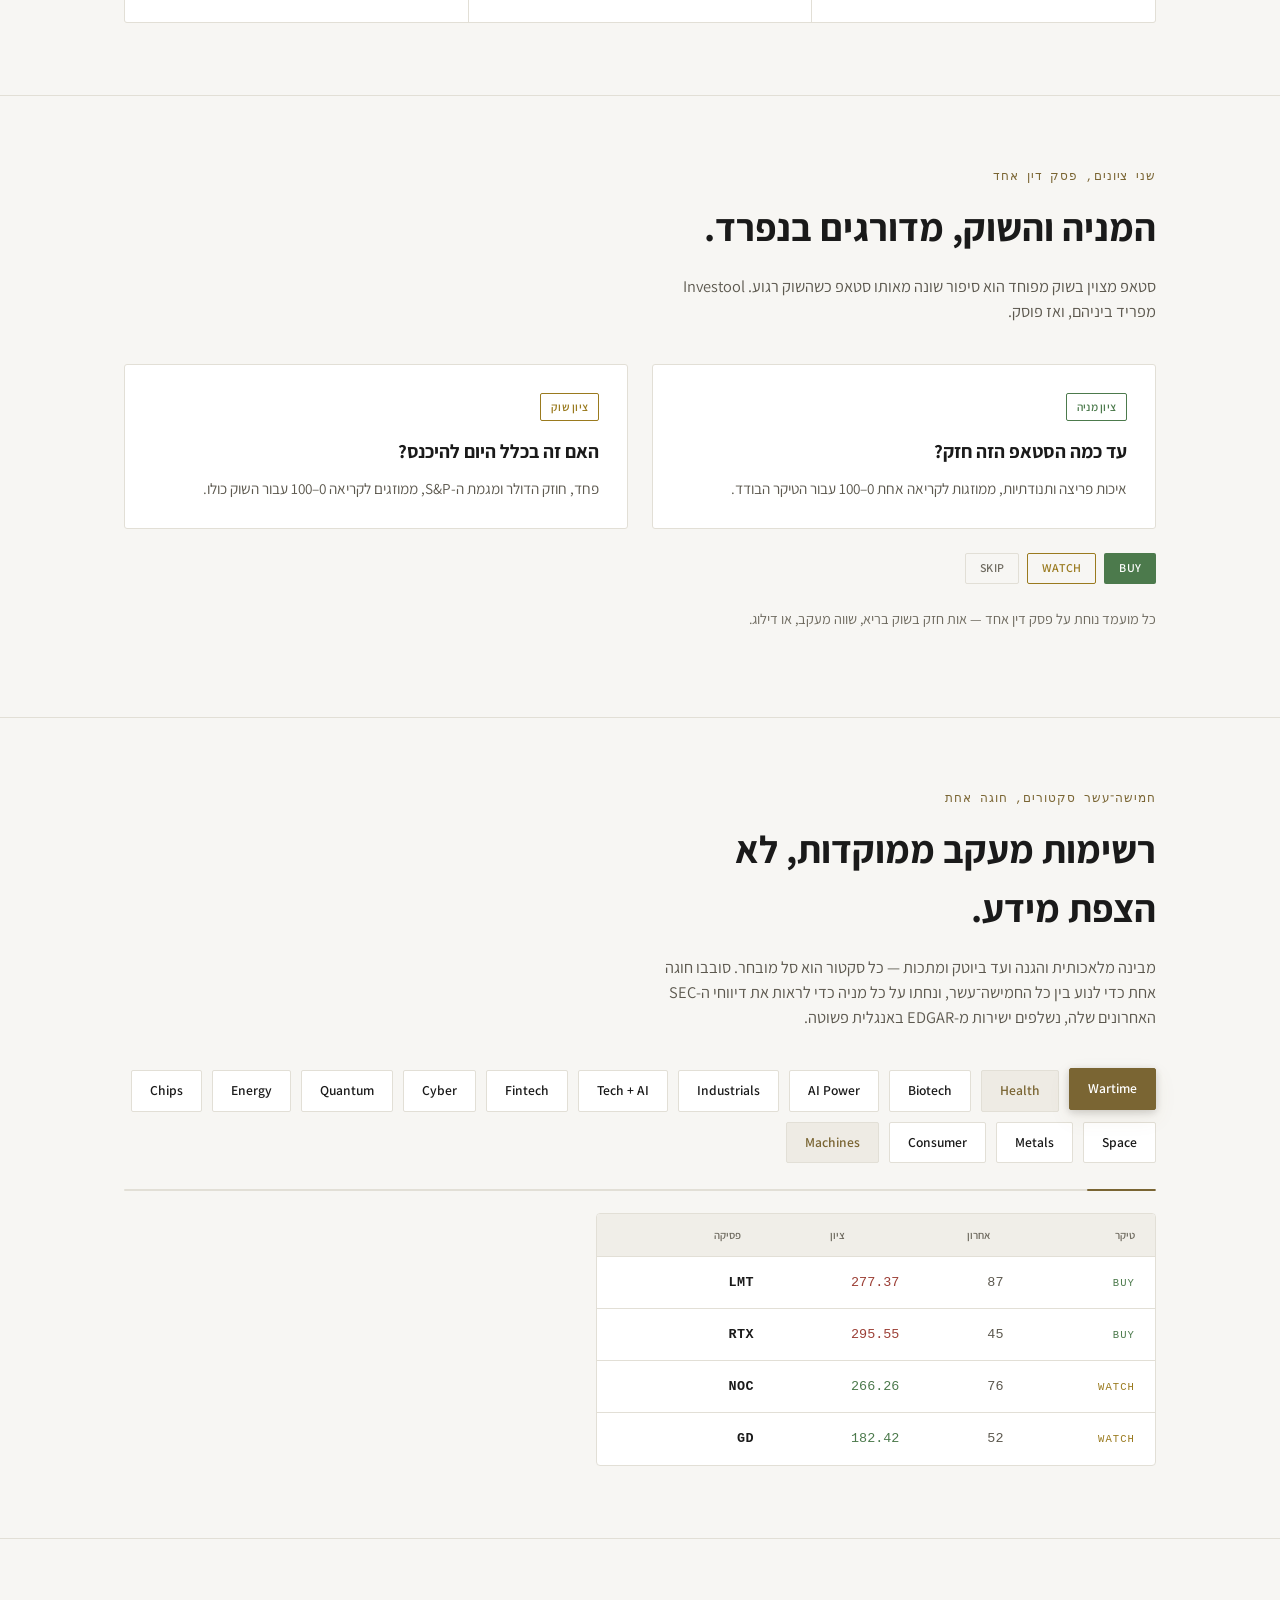
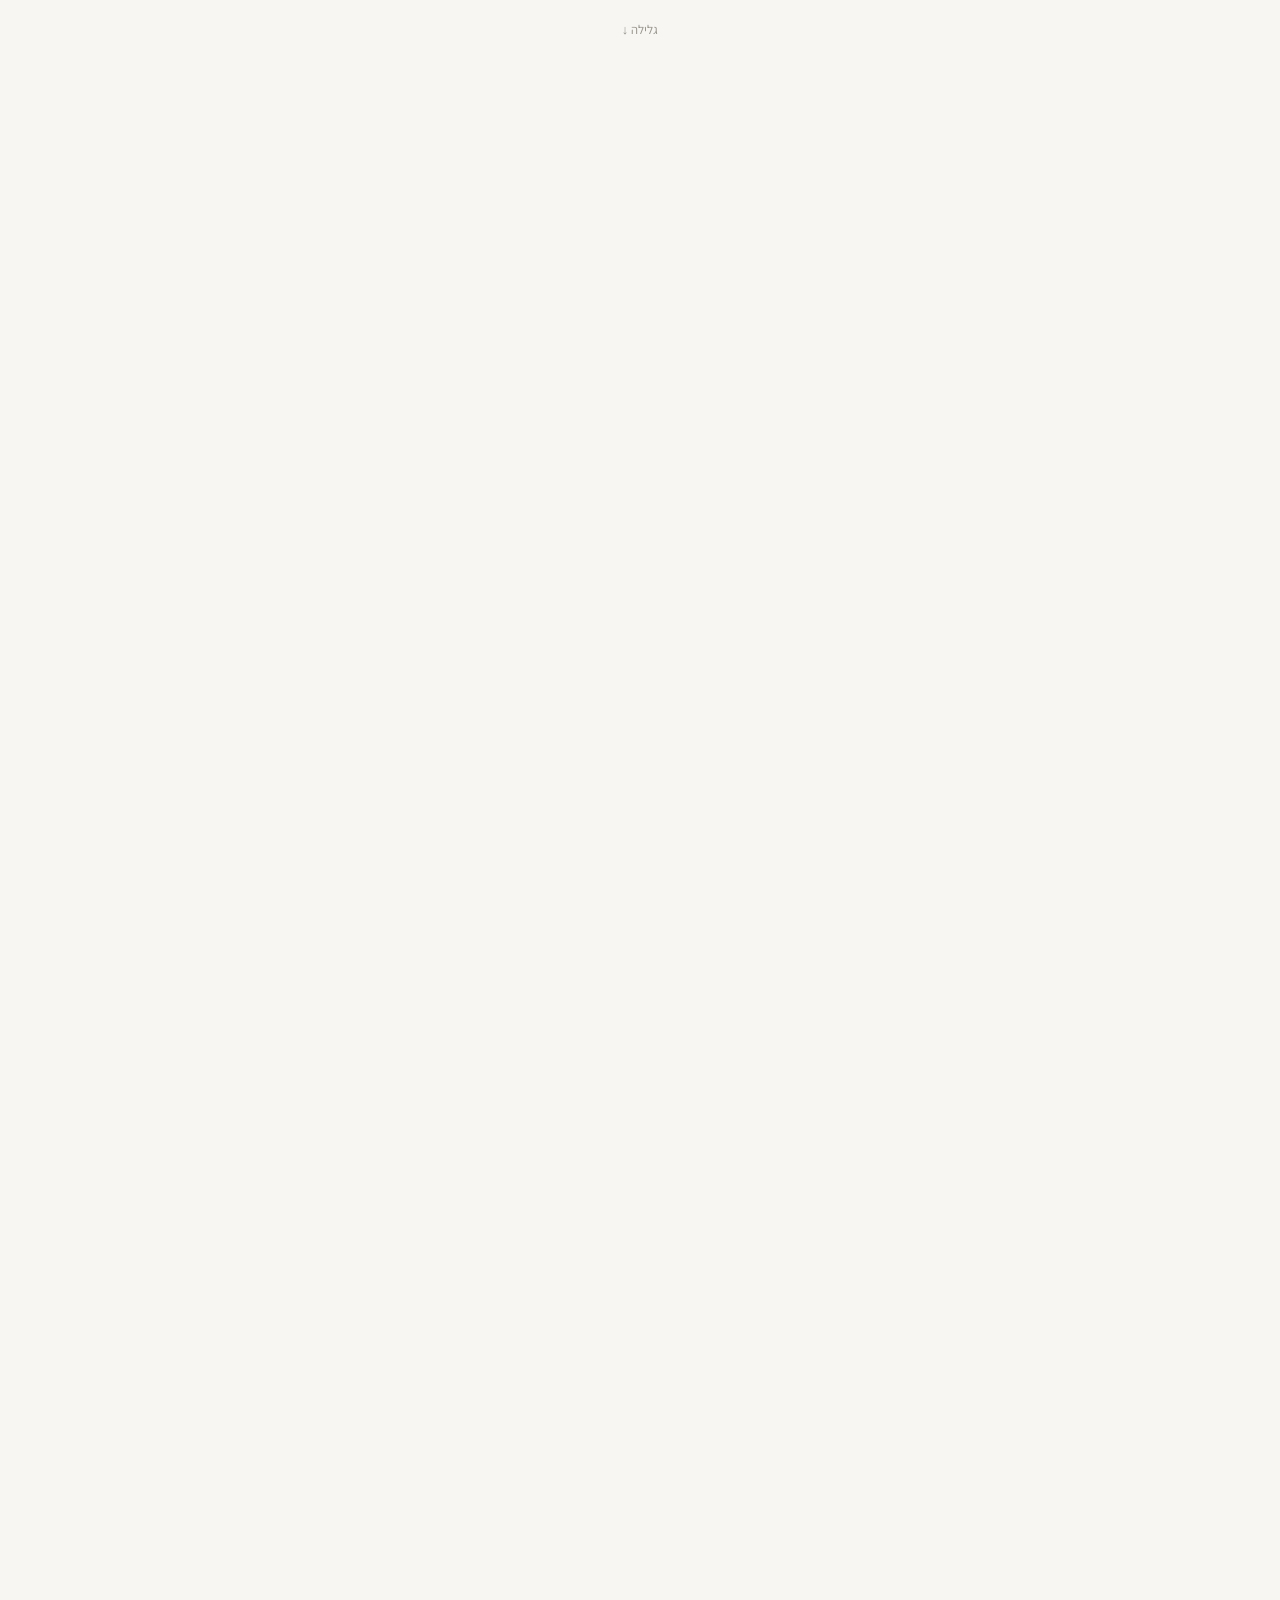
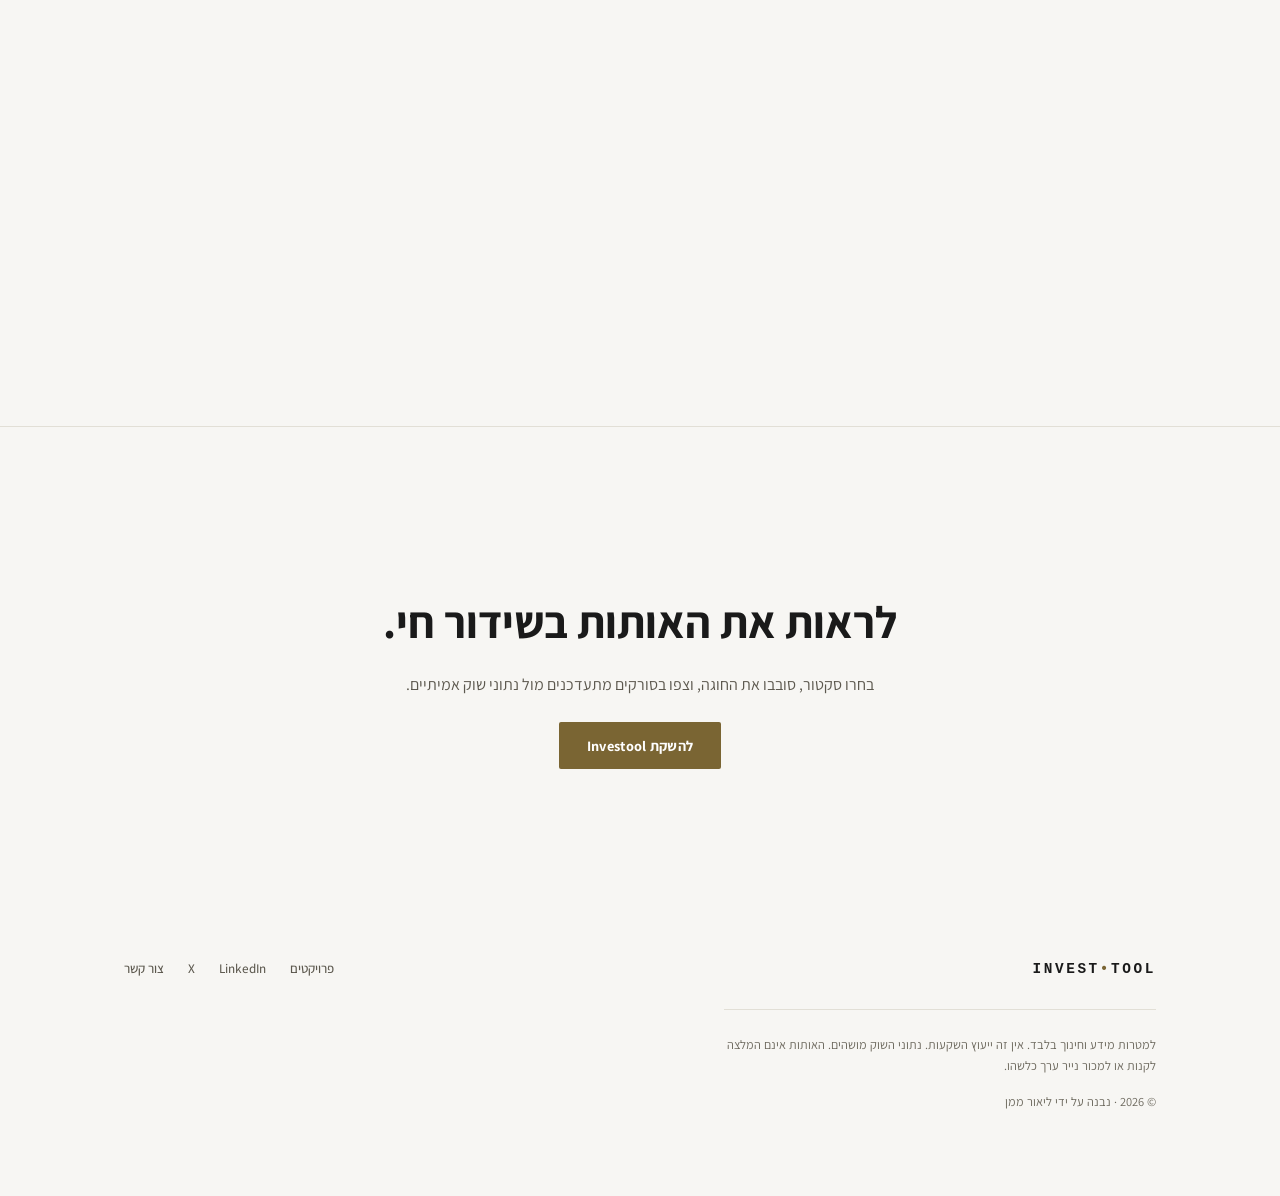
<file: he/index.html>
<!DOCTYPE html>
<html lang="he" dir="rtl" data-theme="light">
<head>
<meta charset="UTF-8" />
<meta name="viewport" content="width=device-width, initial-scale=1" />
<title>Investool — סורק שוק חי</title>
<meta name="description" content="Investool — סורק שוק חי לוולום חריג, פריצות טריות ופחד רוחבי בשוק, על פני חמישה־עשר סקטורים מובחרים, מדורגים כך שהאות מוצא אותך." />
<meta name="theme-color" content="#F7F6F3" id="theme-color-meta" />
<link rel="preconnect" href="https://fonts.googleapis.com">
<link rel="preconnect" href="https://fonts.gstatic.com" crossorigin>
<link href="https://fonts.googleapis.com/css2?family=Assistant:wght@400;500;600;700&family=Heebo:wght@400;500;600;700&display=swap" rel="stylesheet">
<link rel="stylesheet" href="main.css">

<!-- =========================================================
     ADDED STYLES — sector dial + scroll reveal (RTL).
     Mirrors the English page; reuses .product-browser,
     .browser-bar, .btn-primary tokens from main.css.
     ========================================================= -->
<style>
  /* ---- Sector dial (auto-cycling chips) ---- */
  .sector-chip {
    cursor: default;
    direction: ltr;                    /* sector names stay latin */
    transition: border-color 0.35s ease, color 0.35s ease, background 0.35s ease,
                transform 0.35s cubic-bezier(0.16, 1, 0.3, 1), box-shadow 0.35s ease;
  }
  .sector-chip.is-live {
    color: var(--btn-primary-text); background: var(--accent); border-color: var(--accent);
    transform: translateY(-2px);
    box-shadow: 0 8px 22px var(--accent-fill), 0 2px 8px rgba(0,0,0,0.18);
  }
  .sector-chip.is-near { color: var(--accent); background: var(--accent-fill); }

  .dial-rail {
    margin-top: 26px; height: 2px; width: 100%;
    background: var(--border); border-radius: 2px; overflow: hidden;
  }
  .dial-fill {
    display: block; height: 100%; width: 0%;
    background: var(--accent); border-radius: 2px;
    transition: width 0.5s cubic-bezier(0.16, 1, 0.3, 1);
  }

  /* ---- Live watch table (demo values, real tickers, driven by the dial) ---- */
  .watch-table {
    margin-top: 22px;
    max-width: 560px;
    border: 1px solid var(--border);
    border-radius: 4px;
    overflow: hidden;
    background: var(--surface);
    font-family: var(--font-mono);
  }
  .watch-head, .watch-row {
    display: grid;
    grid-template-columns: 1fr 1fr 0.7fr 0.9fr;
    gap: 8px;
    padding: 13px 20px;
    align-items: center;
  }
  .watch-head {
    font-size: 0.68rem;
    font-family: var(--font-sans);
    font-weight: 600;
    letter-spacing: 0;
    color: var(--muted);
    border-bottom: 1px solid var(--border);
    background: var(--surface-2);
  }
  /* Fixed body + row heights keep the table from jumping between swaps (no flicker). */
  .watch-body { min-height: 208px; }
  .watch-row {
    font-size: 0.84rem;
    min-height: 52px;
    border-bottom: 1px solid var(--border);
    transition: opacity 0.35s ease;
    direction: ltr;                    /* tickers + numbers stay LTR */
    text-align: right;
  }
  .watch-row:last-child { border-bottom: none; }
  .watch-row .tkr { color: var(--text); font-weight: 600; letter-spacing: 0.04em; }
  .watch-row .last.up   { color: var(--green); }
  .watch-row .last.down { color: var(--red); }
  .watch-row .score { color: var(--muted-2); }
  .watch-row .call { font-size: 0.66rem; letter-spacing: 0.1em; }
  .watch-row .call.buy   { color: var(--green); }
  .watch-row .call.watch { color: var(--yellow); }
  .watch-row .call.skip  { color: var(--muted); }
  .watch-body.swapping .watch-row { opacity: 0; }

  @media (max-width: 760px) {
    .watch-table { max-width: 100%; }
    .watch-head, .watch-row { padding: 10px 14px; gap: 6px; }
    .watch-row { font-size: 0.74rem; min-height: 46px; }
    .watch-body { min-height: 184px; }
  }

  /* ---- Scroll reveal ---- */
  .reveal-spacer { height: 12vh; display: flex; align-items: flex-end; justify-content: center; padding-bottom: 8px; }
  .reveal-cue {
    font-family: var(--font-sans); font-size: 0.8rem; letter-spacing: 0;
    color: var(--muted); opacity: 0.7;
  }
  .reveal-showcase {
    position: relative; height: 220vh; border-bottom: 1px solid var(--border);
  }
  .reveal-stage {
    position: sticky; top: 0; height: 100vh;
    display: flex; flex-direction: column; align-items: center; justify-content: center;
    overflow: hidden;
  }
  .reveal-label {
    font-family: var(--font-sans); font-size: 0.82rem; font-weight: 600; letter-spacing: 0;
    color: var(--accent);
    margin-bottom: 22px; opacity: 0; will-change: opacity, transform;
  }
  .reveal-frame {
    position: relative; width: min(1100px, 82vw);
    transform: translateY(220px) scale(0.82);
    opacity: 0; filter: blur(14px);
    will-change: transform, opacity, filter;
  }

  /* ---- Clickable frame + "LIVE" overlay (bottom-left, RTL keeps it left) ---- */
  .frame-link { display: block; color: inherit; text-decoration: none; }
  .frame-overlay {
    position: absolute; inset: 0; display: flex; align-items: flex-end; justify-content: flex-start;
    padding: 18px; opacity: 0; pointer-events: none;
    background: linear-gradient(to top, rgba(10,10,10,0.55), transparent 45%);
    transition: opacity 0.3s ease;
    direction: ltr;
  }
  .frame-link:hover .frame-overlay { opacity: 1; }
  .frame-overlay .cta {
    font-family: var(--font-mono); font-size: 0.72rem; letter-spacing: 0.12em; text-transform: uppercase;
    font-weight: 600; color: var(--btn-primary-text); background: var(--accent);
    padding: 10px 18px; border-radius: 2px;
    transform: translateY(6px); transition: transform 0.3s ease;
  }
  .frame-link:hover .frame-overlay .cta { transform: translateY(0); }

  /* Fallback so the frame always has real height even if the image is missing. */
  .dash-placeholder {
    aspect-ratio: 16 / 10; background: linear-gradient(135deg, #0d0d0d, #151515);
    display: grid; grid-template-columns: 150px 1fr; gap: 1px; direction: ltr;
  }
  .dash-placeholder .side { background: #101010; padding: 18px 14px; }
  .dash-placeholder .main { background: #0b0b0b; padding: 18px; display: flex; flex-direction: column; gap: 14px; }
  .dash-placeholder .bar { height: 9px; border-radius: 2px; background: #222; }
  .dash-placeholder .bar.accent { background: var(--accent); }
  .dash-placeholder .chart {
    flex: 1; border: 1px solid #1c1c1c; border-radius: 4px; min-height: 160px; position: relative;
    background: repeating-linear-gradient(90deg, #131313 0 2px, transparent 2px 26px);
  }
  .dash-placeholder .chart::after {
    content: ""; position: absolute; left: 6%; right: 6%; bottom: 30%; height: 2px;
    background: var(--accent); box-shadow: 0 0 12px var(--accent);
    transform: rotate(-6deg); border-radius: 2px;
  }
  .dash-placeholder .row { display: flex; gap: 10px; }
  .dash-placeholder .pill { height: 22px; flex: 1; border-radius: 3px; background: #161616; border: 1px solid #1e1e1e; }
  .dash-placeholder .note { font-family: var(--font-mono); font-size: 0.55rem; color: #555; letter-spacing: 0.14em; }

  .scan-line {
    position: absolute; left: 0; right: 0; top: 0; height: 2px;
    background: linear-gradient(90deg, transparent, var(--accent), transparent);
    opacity: 0; pointer-events: none;
  }

  @media (max-width: 760px) {
    .reveal-showcase { height: 180vh; }
    .reveal-frame { width: 92vw; transform: translateY(120px) scale(0.92); filter: blur(6px); }
    .frame-overlay { opacity: 1; }
    .frame-overlay .cta { transform: translateY(0); }
  }
</style>
</head>
<body>
  <div class="wrap">
    <div class="topbar">
      <div class="brand">INVEST<span class="dot">•</span>TOOL</div>
      <div class="topbar-right">
        <button class="theme-toggle" id="theme-toggle" type="button" aria-label="החלפת ערכת צבעים" title="בהיר / כהה">
          <svg class="icon-moon" viewBox="0 0 24 24" fill="none" stroke="currentColor" stroke-width="1.8" stroke-linecap="round" stroke-linejoin="round" aria-hidden="true">
            <path d="M21 12.79A9 9 0 1 1 11.21 3 7 7 0 0 0 21 12.79z"/>
          </svg>
          <svg class="icon-sun" viewBox="0 0 24 24" fill="none" stroke="currentColor" stroke-width="1.8" stroke-linecap="round" stroke-linejoin="round" aria-hidden="true">
            <circle cx="12" cy="12" r="4"/>
            <path d="M12 2v2M12 20v2M4.93 4.93l1.41 1.41M17.66 17.66l1.41 1.41M2 12h2M20 12h2M6.34 17.66l-1.41 1.41M19.07 4.93l-1.41 1.41"/>
          </svg>
        </button>
        <a class="lang-switch" href="../index.html" aria-label="Switch to English" title="English">EN</a>
        <a class="topbar-cta" href="https://financial-dashboard-1058721809048.me-west1.run.app/" target="_blank" rel="noreferrer">דמו חי ←</a>
      </div>
    </div>
  </div>

  <div class="wrap">
    <div class="hero">
      <p class="eyebrow">אותות שוק, מפוענחים</p>
      <h1>לקרוא את השוק <span class="fade">לפני כולם.</span></h1>
      <p class="lead">סורק שוק חי לוולום חריג, פריצות טריות ופחד רוחבי בשוק — על פני חמישה־עשר סקטורים מובחרים, מדורגים כך שהאות מוצא אותך.</p>
      <div class="hero-actions">
        <a class="btn-primary" href="https://financial-dashboard-1058721809048.me-west1.run.app/" target="_blank" rel="noreferrer">נסו את הדמו החי</a>
        <a class="btn-ghost" href="#signals">לצפייה באותות ↓</a>
      </div>
      <div class="tagstrip">
        <span class="tag">סורק RVOL</span>
        <span class="tag">פריצות 30 יום</span>
        <span class="tag">מדד פחד</span>
        <span class="tag">ציוני מניה ושוק</span>
        <span class="tag">דיווחי SEC</span>
        <span class="tag">התראות טלגרם יומיות</span>
      </div>
    </div>
  </div>

  <section class="product-showcase">
    <div class="product-stage">

      <div class="product-copy product-copy-left">
        <span>01</span>
        <h2>לראות את האות.</h2>
        <p>
          פעילות חריגה, פריצות ותנודתיות —
          צפות אליך עוד לפני שאתם צריכים לחפש אותן.
        </p>
      </div>

      <div class="product-frame">
        <a class="frame-link" href="https://financial-dashboard-1058721809048.me-west1.run.app/watch" target="_blank" rel="noreferrer" aria-label="פתיחת מסך המעקב החי של Investool">
        <div class="product-browser">
          <div class="browser-bar">
            <span></span>
            <span></span>
            <span></span>
          </div>

          <img
            src="../images/quiet-watch.png"
            alt="סורק השוק Quiet Watch של Investool"
          />
          <div class="frame-overlay"><span class="cta">LIVE →</span></div>
        </div>
        </a>
      </div>

    </div>
  </section>


  <section id="signals">
    <div class="wrap">
      <p class="sec-label reveal">האותות</p>
      <h2 class="sec-title reveal">שישה קריאות על כל טיקר, במבט אחד.</h2>
      <p class="sec-sub reveal">כל אות מחושב מול נתוני שוק אמיתיים ומדורג מהחם ביותר — בלי הצפה, רק מה שזז.</p>
      <div class="grid">
        <div class="cell reveal"><p class="cell-num">01</p><h3>סורק וולום</h3><p>וולום יחסי מסמן פעילות חריגה ברגע שהיא קורית, מדורג מהחם ביותר על פני כל הסקטור.</p></div>
        <div class="cell reveal"><p class="cell-num">02</p><h3>פריצה 30 יום</h3><p>מזהה מניות שנסגרות מעל השיא של 30 הימים האחרונים, עם בדיוק כמה מעל הקו הן פרצו.</p></div>
        <div class="cell reveal"><p class="cell-num">03</p><h3>מדדי פחד ומגמה</h3><p>קורא את ה-VIX, את הדולר ואת מגמת ה-S&amp;P — כל אחד מדורג 1 עד 10, הכול במבט אחד.</p></div>
        <div class="cell reveal"><p class="cell-num">04</p><h3>איכות פריצה</h3><p>מדרג את הסטאפ 1 עד 10 בשילוב דחיסת תנודתיות, RSI, MACD ווולום לכדי קריאה נקייה אחת.</p></div>
        <div class="cell reveal"><p class="cell-num">05</p><h3>תנודתיות</h3><p>מדרג את ה-ATR של היום מול השנה החולפת שלו, כך שרוגע או קיצוניות נקראים אותו דבר בכל טיקר.</p></div>
        <div class="cell reveal"><p class="cell-num">06</p><h3>ניתוח אוטומטי</h3><p>קורא וולום ופריצה יחד לכדי קריאה אחת — מסמן את האות המשולב החזק ביותר, בתוספת פחד השוק.</p></div>
      </div>
    </div>
  </section>

  <section>
    <div class="wrap">
      <p class="sec-label reveal">שני ציונים, פסק דין אחד</p>
      <h2 class="sec-title reveal">המניה והשוק, מדורגים בנפרד.</h2>
      <p class="sec-sub reveal">סטאפ מצוין בשוק מפוחד הוא סיפור שונה מאותו סטאפ כשהשוק רגוע. Investool מפריד ביניהם, ואז פוסק.</p>
      <div class="score-row">
        <div class="score-card reveal">
          <span class="badge stock">ציון מניה</span>
          <h3>עד כמה הסטאפ הזה חזק?</h3>
          <p>איכות פריצה ותנודתיות, ממוזגות לקריאה אחת 0–100 עבור הטיקר הבודד.</p>
        </div>
        <div class="score-card reveal">
          <span class="badge market">ציון שוק</span>
          <h3>האם זה בכלל היום להיכנס?</h3>
          <p>פחד, חוזק הדולר ומגמת ה-S&amp;P, ממוזגים לקריאה 0–100 עבור השוק כולו.</p>
        </div>
      </div>
      <div class="verdicts reveal" style="margin-top:24px;">
        <span class="verdict buy">BUY</span>
        <span class="verdict watch">WATCH</span>
        <span class="verdict skip">SKIP</span>
      </div>
      <p class="sectors-note reveal">כל מועמד נוחת על פסק דין אחד — אות חזק בשוק בריא, שווה מעקב, או דילוג.</p>
    </div>
  </section>

  <section>
    <div class="wrap">
      <p class="sec-label reveal">חמישה־עשר סקטורים, חוגה אחת</p>
      <h2 class="sec-title reveal">רשימות מעקב ממוקדות, לא הצפת מידע.</h2>
      <p class="sec-sub reveal">מבינה מלאכותית והגנה ועד ביוטק ומתכות — כל סקטור הוא סל מובחר. סובבו חוגה אחת כדי לנוע בין כל החמישה־עשר, ונחתו על כל מניה כדי לראות את דיווחי ה-SEC האחרונים שלה, נשלפים ישירות מ-EDGAR באנגלית פשוטה.</p>
      <div class="sectors" id="sectors">
        <span class="sector-chip">Wartime</span>
        <span class="sector-chip">Health</span>
        <span class="sector-chip">Biotech</span>
        <span class="sector-chip">AI Power</span>
        <span class="sector-chip">Industrials</span>
        <span class="sector-chip">Tech + AI</span>
        <span class="sector-chip">Fintech</span>
        <span class="sector-chip">Cyber</span>
        <span class="sector-chip">Quantum</span>
        <span class="sector-chip">Energy</span>
        <span class="sector-chip">Chips</span>
        <span class="sector-chip">Space</span>
        <span class="sector-chip">Metals</span>
        <span class="sector-chip">Consumer</span>
        <span class="sector-chip">Machines</span>
      </div>
      <div class="dial-rail"><span class="dial-fill" id="dialFill"></span></div>

      <!-- Live watch table — real tickers (config.py), demo values, cycles with the dial -->
      <div class="watch-table" id="watchTable" aria-live="polite">
        <div class="watch-head">
          <span>טיקר</span><span>אחרון</span><span>ציון</span><span>פסיקה</span>
        </div>
        <div class="watch-body" id="watchBody"></div>
      </div>
    </div>
  </section>

  <!-- =========================================================
       SCROLL REVEAL — the dashboard emerges as you scroll.
       ========================================================= -->
  <div class="reveal-spacer"><span class="reveal-cue">גלילה ↓</span></div>

  <section class="reveal-showcase">
    <div class="reveal-stage">
      <p class="reveal-label" id="revealLabel">דשבורד חי</p>
      <div class="reveal-frame" id="revealFrame">
        <a class="frame-link" href="https://financial-dashboard-1058721809048.me-west1.run.app/" target="_blank" rel="noreferrer" aria-label="פתיחת הדשבורד החי של Investool">
        <div class="product-browser">
          <div class="browser-bar">
            <span></span><span></span><span></span>
          </div>

          <img id="dashImg" src="../images/invest.png" alt="דשבורד סורק השוק של Investool" />

          <div class="dash-placeholder" id="dashPlaceholder">
            <div class="side">
              <div class="bar accent" style="width:60%"></div>
              <div class="bar" style="width:80%;margin-top:14px"></div>
              <div class="bar" style="width:50%;margin-top:10px"></div>
              <div class="bar" style="width:70%;margin-top:10px"></div>
              <div class="note" style="margin-top:22px">TICKER · RTX</div>
            </div>
            <div class="main">
              <div class="row"><div class="pill"></div><div class="pill"></div><div class="pill"></div></div>
              <div class="chart"></div>
              <div class="note">PRICE ACTION · placeholder — drop images/invest.png to replace</div>
            </div>
          </div>

          <div class="scan-line" id="scanLine"></div>
          <div class="frame-overlay"><span class="cta">LIVE →</span></div>
        </div>
        </a>
      </div>
    </div>
  </section>

  <section style="border-bottom:none;">
    <div class="wrap cta-band">
      <h2 class="reveal">לראות את האותות בשידור חי.</h2>
      <p class="reveal">בחרו סקטור, סובבו את החוגה, וצפו בסורקים מתעדכנים מול נתוני שוק אמיתיים.</p>
      <a class="btn-primary reveal" href="https://financial-dashboard-1058721809048.me-west1.run.app/" target="_blank" rel="noreferrer">להשקת Investool</a>
    </div>
  </section>

  <footer>
    <div class="wrap">
      <div class="foot-inner">
        <div class="brand">INVEST<span class="dot">•</span>TOOL</div>
        <div class="foot-links">
          <a href="https://lior-maman.github.io/projects" target="_blank" rel="noreferrer">פרויקטים</a>
          <a href="https://linkedin.com/in/lior-maman" target="_blank" rel="noreferrer">LinkedIn</a>
          <a href="https://x.com/liormman?s=11" target="_blank" rel="noreferrer">X</a>
          <a id="contact-link">צור קשר</a>
        </div>
      </div>
      <p class="disclaimer">למטרות מידע וחינוך בלבד. אין זה ייעוץ השקעות. נתוני השוק מושהים. האותות אינם המלצה לקנות או למכור נייר ערך כלשהו.</p>
      <p class="copyright">© 2026 · נבנה על ידי ליאור ממן</p>
    </div>
  </footer>

  <script>
    // Theme: light by default, unless the user has picked otherwise.
    (function () {
      const root = document.documentElement;
      const meta = document.getElementById('theme-color-meta');
      const barColor = { light: '#F7F6F3', dark: '#0A0A0A' };

      function apply(theme) {
        root.setAttribute('data-theme', theme);
        if (meta) meta.setAttribute('content', barColor[theme] || barColor.light);
      }

      apply(localStorage.getItem('theme') || 'light');

      const toggle = document.getElementById('theme-toggle');
      if (toggle) {
        toggle.addEventListener('click', () => {
          const next = root.getAttribute('data-theme') === 'light' ? 'dark' : 'light';
          apply(next);
          localStorage.setItem('theme', next);
        });
      }
    })();

    const obs = new IntersectionObserver((entries) => {
      entries.forEach((e, i) => {
        if (e.isIntersecting) {
          setTimeout(() => e.target.classList.add('in'), (i % 6) * 60);
          obs.unobserve(e.target);
        }
      });
    }, { threshold: 0.12 });
    document.querySelectorAll('.reveal').forEach(el => obs.observe(el));

    const contact = document.getElementById('contact-link');
    if (contact) {
      contact.addEventListener('click', (e) => {
        e.preventDefault();
        const user = 'lior.maman.ai+investool';
        const domain = 'gmail.com';
        window.location.href = `mailto:${user}@${domain}`;
      });
    }

    /* =====================================================
       PRODUCT SCROLL ANIMATION — RTL: copy on the right,
       frame slides in from the left (translateX -150).
       ===================================================== */
    const productSection = document.querySelector('.product-showcase');
    const productFrame = document.querySelector('.product-frame');
    const productCopy = document.querySelector('.product-copy');

    if (productSection && productFrame) {
      function updateProductAnimation() {
        const rect = productSection.getBoundingClientRect();
        const sectionHeight = productSection.offsetHeight;
        const viewportHeight = window.innerHeight;
        const total = sectionHeight - viewportHeight;
        let progress = -rect.top / total;
        progress = Math.max(0, Math.min(1, progress));

        let y, scale, opacity;
        if (progress < 0.35) {
          const p = progress / 0.35;
          y = 180 - (180 * p);
          scale = 0.72 + (0.28 * p);
          opacity = p;
        } else {
          const p = (progress - 0.35) / 0.65;
          y = -(p * 80);
          scale = 1;
          opacity = 1;
        }

        productFrame.style.transform =
          `translateX(-150px) translateY(${y}px) scale(${scale})`;
        productFrame.style.opacity = opacity;

        if (productCopy) {
          if (progress < 0.25) {
            productCopy.style.opacity = 0;
          } else if (progress < 0.55) {
            const p = (progress - 0.25) / 0.30;
            productCopy.style.opacity = p;
            productCopy.style.transform = `translateY(${40 - (40 * p)}px)`;
          } else {
            productCopy.style.opacity = 1;
            productCopy.style.transform = 'translateY(0)';
          }
        }
      }

      window.addEventListener('scroll', updateProductAnimation, { passive: true });
      updateProductAnimation();
    }

    /* =====================================================
       SECTOR DIAL — auto-cycles the chips, hover to hold
       (also drives the demo watch table below).
       Sector names stay English, so DATA lookup is unchanged.
       ===================================================== */
    (function () {
      const rail = document.getElementById('sectors');
      if (!rail) return;
      const chips = Array.from(rail.querySelectorAll('.sector-chip'));
      if (!chips.length) return;
      const fill = document.getElementById('dialFill');
      const body = document.getElementById('watchBody');
      const STEP = 1400; // ms per sector
      let index = 0, timer = null, paused = false, onScreen = false;

      // 4 leading tickers per sector — pulled from config.py (real symbols).
      const DATA = {
        WARTIME:['LMT','RTX','NOC','GD'],
        HEALTH:['JNJ','LLY','NVO','PFE'],
        BIOTECH:['VRTX','REGN','MRNA','AMGN'],
        'AI POWER':['SMCI','VRT','DELL','ANET'],
        INDUSTRIALS:['CAT','DE','ETN','HON'],
        'TECH + AI':['AAPL','MSFT','AMZN','META'],
        FINTECH:['V','MA','PYPL','FIS'],
        CYBER:['CRWD','PANW','ZS','FTNT'],
        QUANTUM:['QUBT','RGTI','IONQ','QBTS'],
        ENERGY:['CVX','COP','EOG','HAL'],
        CHIPS:['NVDA','AMD','INTC','AVGO'],
        SPACE:['RKLB','ASTS','LUNR','RDW'],
        METALS:['GLD','SLV','GDX','NEM'],
        CONSUMER:['BKNG','WMT','COST','HD'],
        MACHINES:['TER','NVMI','ZBRA','NDSN']
      };
      const CALLS = ['buy','watch','skip'];
      function makeRow(sym, seed) {
        const h = [...sym].reduce((a,c)=>a+c.charCodeAt(0),0) + seed;
        const last = (40 + (h % 400) + (h % 100)/100).toFixed(2);
        const up = h % 2 === 0;
        const score = 30 + (h % 60);
        const call = CALLS[h % 3];
        return { sym, last, up, score, call };
      }
      function renderTable() {
        if (!body) return;
        const sector = chips[index].textContent.trim().toUpperCase();
        const syms = DATA[sector] || ['—','—','—','—'];
        body.classList.add('swapping');
        const rows = syms.map((s, i) => {
          if (s === '—') return `<div class="watch-row"><span class="tkr">—</span><span></span><span></span><span></span></div>`;
          const r = makeRow(s, index * 7 + i);
          return `<div class="watch-row">
            <span class="tkr">${r.sym}</span>
            <span class="last ${r.up ? 'up' : 'down'}">${r.last}</span>
            <span class="score">${r.score}</span>
            <span class="call ${r.call}">${r.call.toUpperCase()}</span>
          </div>`;
        }).join('');
        setTimeout(() => { body.innerHTML = rows; body.classList.remove('swapping'); }, 180);
      }

      function paint() {
        chips.forEach((chip, i) => {
          chip.classList.toggle('is-live', i === index);
          const near = i === (index - 1 + chips.length) % chips.length ||
                       i === (index + 1) % chips.length;
          chip.classList.toggle('is-near', near && i !== index);
        });
        if (fill) fill.style.width = (((index + 1) / chips.length) * 100).toFixed(2) + '%';
        renderTable();
      }
      function advance() { index = (index + 1) % chips.length; paint(); }
      function start() { if (!timer) timer = setInterval(() => { if (!paused && onScreen) advance(); }, STEP); }

      chips.forEach((chip, i) => {
        chip.addEventListener('mouseenter', () => { paused = true; index = i; paint(); });
        chip.addEventListener('mouseleave', () => { paused = false; });
      });

      const io = new IntersectionObserver((entries) => {
        entries.forEach((e) => { onScreen = e.isIntersecting; if (onScreen) start(); });
      }, { threshold: 0.2 });
      io.observe(rail);

      paint();
    })();

    /* =====================================================
       DASHBOARD SCROLL REVEAL
       ===================================================== */
    const showcase = document.querySelector('.reveal-showcase');
    const frame    = document.getElementById('revealFrame');
    const label    = document.getElementById('revealLabel');
    const scan     = document.getElementById('scanLine');
    const dashImg  = document.getElementById('dashImg');
    const dashPh   = document.getElementById('dashPlaceholder');

    if (showcase && frame) {
      if (dashImg && dashPh) {
        dashImg.addEventListener('load', () => { dashPh.style.display = 'none'; });
        dashImg.addEventListener('error', () => { dashImg.style.display = 'none'; });
        if (dashImg.complete && dashImg.naturalWidth > 0) dashPh.style.display = 'none';
        else if (dashImg.complete && dashImg.naturalWidth === 0) dashImg.style.display = 'none';
      }

      const clamp = (v, a, b) => Math.max(a, Math.min(b, v));
      const isMobile = () => window.matchMedia('(max-width: 760px)').matches;

      function updateReveal() {
        const rect = showcase.getBoundingClientRect();
        const total = showcase.offsetHeight - window.innerHeight;
        const progress = clamp(-rect.top / total, 0, 1);

        const mob = isMobile();
        const START_Y   = mob ? 120 : 220;
        const START_S   = mob ? 0.92 : 0.82;
        const START_BLR = mob ? 6 : 14;

        const l = clamp(progress / 0.18, 0, 1);
        label.style.opacity = l;
        label.style.transform = `translateY(${(1 - l) * 14}px)`;

        let y, scale, opacity, blur;
        if (progress < 0.35) {
          const p = progress / 0.35;
          const e = 1 - Math.pow(1 - p, 2);   // easeOutQuad
          y = START_Y - (START_Y * e);
          scale = START_S + ((1 - START_S) * e);
          opacity = p;
          blur = START_BLR - (START_BLR * e);
        } else {
          const p = (progress - 0.35) / 0.65;
          y = -(p * (mob ? 20 : 40)); scale = 1; opacity = 1; blur = 0;
        }
        frame.style.transform = `translateY(${y}px) scale(${scale})`;
        frame.style.opacity = opacity;
        frame.style.filter = `blur(${blur}px)`;

        if (progress > 0.36 && progress < 0.62) {
          const p = (progress - 0.36) / 0.26;
          scan.style.opacity = Math.sin(p * Math.PI);
          scan.style.transform = `translateY(${p * frame.offsetHeight}px)`;
        } else {
          scan.style.opacity = 0;
        }
      }

      window.addEventListener('scroll', updateReveal, { passive: true });
      window.addEventListener('resize', updateReveal);
      updateReveal();
    }
  </script>
</body>
</html>
</file>
<file: main.css>
:root {
    --bg: #0A0A0A;
    --surface: #111111;
    --surface-2: #161616;
    --border: #1F1F1F;
    --text: #E8E8E8;
    --muted: #6B6B6B;
    --muted-2: #8A8A8A;
    --accent: #A8935C;
    --accent-fill: rgba(168, 147, 92, 0.08);
    --green: #6E9A6E;
    --red: #B5544A;
    --yellow: #C9A227;
    --btn-primary-text: #0A0A0A;
    --font-sans: 'Inter', -apple-system, BlinkMacSystemFont, 'Segoe UI', sans-serif;
    --font-mono: 'IBM Plex Mono', 'SF Mono', ui-monospace, Consolas, monospace;
  }

  [data-theme="light"] {
    --bg: #F7F6F3;
    --surface: #FFFFFF;
    --surface-2: #F0EEE8;
    --border: #E2DFD6;
    --text: #1A1A1A;
    --muted: #6E6A5F;
    --muted-2: #5C584E;
    --accent: #7A6533;
    --accent-fill: rgba(122, 101, 51, 0.08);
    --green: #4C7A4C;
    --red: #9C3F36;
    --yellow: #9A7A1E;
    --btn-primary-text: #FFFFFF;
  }

  * , *::before, *::after { box-sizing: border-box; }

  html { scroll-behavior: smooth; }

  body {
    margin: 0;
    background: var(--bg);
    color: var(--text);
    font-family: var(--font-sans);
    letter-spacing: 0.01em;
    -webkit-font-smoothing: antialiased;
    line-height: 1.5;
    transition: background 0.3s ease, color 0.3s ease;
  }

  a { color: inherit; text-decoration: none; }

  :focus-visible {
    outline: 2px solid var(--accent);
    outline-offset: 3px;
    border-radius: 2px;
  }

  .wrap { max-width: 1080px; margin: 0 auto; padding: 0 24px; }

  .topbar {
    display: flex;
    align-items: center;
    justify-content: space-between;
    padding: 20px 0;
    border-bottom: 1px solid var(--border);
  }
  .brand {
    font-family: var(--font-mono);
    font-size: 0.9rem;
    font-weight: 600;
    letter-spacing: 0.18em;
    text-transform: uppercase;
    color: var(--text);
  }
  .brand .dot { color: var(--accent); }
  .topbar-right { display: flex; align-items: center; gap: 12px; }
  .topbar-cta {
    font-family: var(--font-mono);
    font-size: 0.7rem;
    letter-spacing: 0.12em;
    text-transform: uppercase;
    color: var(--muted-2);
    border: 1px solid var(--border);
    padding: 8px 16px;
    border-radius: 2px;
    transition: border-color 0.15s, color 0.15s, background 0.15s;
  }
  .topbar-cta:hover { border-color: var(--accent); color: var(--accent); background: var(--accent-fill); }

  .theme-toggle {
    display: inline-flex;
    align-items: center;
    justify-content: center;
    width: 38px;
    height: 38px;
    background: transparent;
    border: 1px solid var(--border);
    border-radius: 2px;
    color: var(--muted-2);
    cursor: pointer;
    transition: border-color 0.15s, color 0.15s, background 0.15s;
  }
  .theme-toggle:hover { border-color: var(--accent); color: var(--accent); background: var(--accent-fill); }
  .theme-toggle svg { width: 18px; height: 18px; }
  .theme-toggle .icon-sun { display: none; }
  .theme-toggle .icon-moon { display: block; }
  [data-theme="light"] .theme-toggle .icon-sun { display: block; }
  [data-theme="light"] .theme-toggle .icon-moon { display: none; }

  .hero { padding: 96px 0 72px; border-bottom: 1px solid var(--border); }
  .eyebrow {
    font-family: var(--font-mono);
    font-size: 0.7rem;
    letter-spacing: 0.24em;
    text-transform: uppercase;
    color: var(--accent);
    margin: 0 0 24px;
  }
  .hero h1 {
    font-size: clamp(2.4rem, 6vw, 4.2rem);
    line-height: 1.05;
    font-weight: 700;
    letter-spacing: -0.02em;
    margin: 0 0 24px;
    max-width: 16ch;
  }
  .hero h1 .fade { color: var(--muted); }
  .hero p.lead {
    font-size: 1.1rem;
    color: var(--muted-2);
    max-width: 54ch;
    margin: 0 0 40px;
  }
  .hero-actions { display: flex; gap: 16px; flex-wrap: wrap; align-items: center; }
  .btn-primary {
    font-family: var(--font-mono);
    font-size: 0.8rem;
    letter-spacing: 0.1em;
    text-transform: uppercase;
    font-weight: 600;
    background: var(--accent);
    color: var(--btn-primary-text);
    padding: 15px 30px;
    border-radius: 2px;
    transition: transform 0.15s, box-shadow 0.15s;
  }
  .btn-primary:hover { transform: translateY(-2px); box-shadow: 0 8px 24px rgba(168,147,92,0.25); }
  .btn-ghost {
    font-family: var(--font-mono);
    font-size: 0.8rem;
    letter-spacing: 0.1em;
    text-transform: uppercase;
    color: var(--muted-2);
    padding: 15px 8px;
    transition: color 0.15s;
  }
  .btn-ghost:hover { color: var(--text); }

  .tagstrip {
    display: flex;
    flex-wrap: wrap;
    gap: 10px;
    padding: 28px 0 0;
  }
  .tag {
    font-family: var(--font-mono);
    font-size: 0.65rem;
    letter-spacing: 0.08em;
    text-transform: uppercase;
    color: var(--muted-2);
    border: 1px solid var(--border);
    padding: 6px 12px;
    border-radius: 2px;
  }

  section { padding: 72px 0; border-bottom: 1px solid var(--border); }
  .sec-label {
    font-family: var(--font-mono);
    font-size: 0.65rem;
    letter-spacing: 0.2em;
    text-transform: uppercase;
    color: var(--accent);
    margin: 0 0 12px;
  }
  .sec-title {
    font-size: clamp(1.6rem, 3.5vw, 2.4rem);
    font-weight: 700;
    letter-spacing: -0.01em;
    margin: 0 0 16px;
    max-width: 20ch;
  }
  .sec-sub { color: var(--muted-2); max-width: 60ch; margin: 0 0 40px; font-size: 1.02rem; }

  .grid {
    display: grid;
    grid-template-columns: repeat(3, minmax(0, 1fr));
    gap: 1px;
    background: var(--border);
    border: 1px solid var(--border);
    border-radius: 3px;
    overflow: hidden;
  }
  @media (max-width: 760px) { .grid { grid-template-columns: 1fr; } }
  .cell {
    background: var(--surface);
    padding: 28px 24px;
    transition: background 0.15s;
  }
  .cell:hover { background: var(--surface-2); }
  .cell-num {
    font-family: var(--font-mono);
    font-size: 0.65rem;
    color: var(--accent);
    letter-spacing: 0.1em;
    margin: 0 0 14px;
  }
  .cell h3 { font-size: 1.02rem; font-weight: 600; margin: 0 0 8px; }
  .cell p { font-size: 0.86rem; color: var(--muted-2); margin: 0; line-height: 1.55; }

  .sectors { display: flex; flex-wrap: wrap; gap: 10px; }
  .sector-chip {
    font-family: var(--font-mono);
    font-size: 0.78rem;
    letter-spacing: 0.04em;
    color: var(--text);
    background: var(--surface);
    border: 1px solid var(--border);
    padding: 10px 18px;
    border-radius: 2px;
    transition: border-color 0.15s, color 0.15s, background 0.15s;
  }
  .sector-chip:hover { border-color: var(--accent); color: var(--accent); background: var(--accent-fill); }
  .sectors-note { margin-top: 24px; color: var(--muted); font-size: 0.85rem; font-family: var(--font-mono); letter-spacing: 0.04em; }

  .score-row {
    display: grid;
    grid-template-columns: repeat(2, minmax(0, 1fr));
    gap: 24px;
  }
  @media (max-width: 760px) { .score-row { grid-template-columns: 1fr; } }
  .score-card {
    background: var(--surface);
    border: 1px solid var(--border);
    border-radius: 3px;
    padding: 28px;
  }
  .score-card .badge {
    display: inline-block;
    font-family: var(--font-mono);
    font-size: 0.6rem;
    letter-spacing: 0.14em;
    text-transform: uppercase;
    padding: 4px 10px;
    border-radius: 2px;
    margin-bottom: 16px;
  }
  .badge.stock { color: var(--green); border: 1px solid var(--green); }
  .badge.market { color: var(--yellow); border: 1px solid var(--yellow); }
  .score-card h3 { margin: 0 0 10px; font-size: 1.15rem; }
  .score-card p { margin: 0; color: var(--muted-2); font-size: 0.9rem; }
  .verdicts { display: flex; gap: 8px; margin-top: 20px; }
  .verdict {
    font-family: var(--font-mono);
    font-size: 0.62rem;
    letter-spacing: 0.12em;
    padding: 5px 12px;
    border-radius: 2px;
    border: 1px solid transparent;
  }
  .verdict.buy { color: var(--btn-primary-text); background: var(--green); }
  .verdict.watch { color: var(--yellow); border-color: var(--yellow); }
  .verdict.skip { color: var(--muted); border-color: var(--border); }

  .cta-band { text-align: center; padding: 88px 0; }
  .cta-band h2 { font-size: clamp(1.8rem, 4vw, 2.8rem); margin: 0 0 16px; letter-spacing: -0.01em; }
  .cta-band p { color: var(--muted-2); margin: 0 0 36px; }

  footer { padding: 40px 0 72px; }
  .foot-inner { display: flex; justify-content: space-between; align-items: center; flex-wrap: wrap; gap: 20px; }
  .foot-links { display: flex; gap: 24px; align-items: center; flex-wrap: wrap; }
  .foot-links a {
    font-family: var(--font-mono);
    font-size: 0.7rem;
    letter-spacing: 0.1em;
    text-transform: uppercase;
    color: var(--muted-2);
    transition: color 0.15s;
    cursor: pointer;
  }
  .foot-links a:hover { color: var(--accent); }
  .disclaimer {
    margin-top: 28px;
    padding-top: 24px;
    border-top: 1px solid var(--border);
    color: var(--muted);
    font-size: 0.72rem;
    line-height: 1.6;
    max-width: 70ch;
  }
  .copyright { margin-top: 16px; color: var(--muted); font-size: 0.72rem; font-family: var(--font-mono); letter-spacing: 0.06em; }

  .reveal { opacity: 0; transform: translateY(16px); transition: opacity 0.6s ease, transform 0.6s ease; }
  .reveal.in { opacity: 1; transform: none; }


/* =========================================================
   PRODUCT SHOWCASE
   ========================================================= */

.product-showcase {
  position: relative;
  height: 220vh;
  border-bottom: 1px solid var(--border);
}

.product-stage {
  position: sticky;
  top: 0;
  height: 100vh;

  display: flex;
  align-items: center;
  justify-content: center;

  overflow: hidden;
}

/* ---------------------------------------------------------
   Product
   --------------------------------------------------------- */

.product-frame {
  position: relative;
  width: min(760px, 62vw);

  transform:
    translateX(150px)
    translateY(180px)
    scale(0.72);

  opacity: 0;

  will-change: transform, opacity;
}

.product-browser {
  position: relative;

  background: #0A0A0A;
  border: 1px solid var(--border);
  border-radius: 10px;

  overflow: hidden;

  box-shadow:
    0 40px 100px rgba(0, 0, 0, 0.28),
    0 10px 30px rgba(0, 0, 0, 0.18);
}

.product-browser img {
  display: block;
  width: 100%;
  height: auto;
}

/* ---------------------------------------------------------
   Fake browser chrome
   --------------------------------------------------------- */

.browser-bar {
  height: 34px;

  display: flex;
  align-items: center;
  gap: 6px;

  padding: 0 12px;

  background: #111111;
  border-bottom: 1px solid #202020;
}

.browser-bar span {
  width: 7px;
  height: 7px;

  border-radius: 50%;

  background: #555;
}

/* ---------------------------------------------------------
   Text
   --------------------------------------------------------- */

.product-copy {
  position: absolute;

  width: 220px;

  opacity: 0;
  will-change: transform, opacity;

  z-index: 2;
}

.product-copy-left {
  left: max(24px, calc(50% - 560px));

  transform: translateY(40px);
}

.product-copy span {
  display: block;

  margin-bottom: 12px;

  font-family: var(--font-mono);
  font-size: 0.65rem;
  letter-spacing: 0.2em;

  color: var(--accent);
}

.product-copy h2 {
  margin: 0 0 12px;

  font-size: 1.5rem;
  line-height: 1.1;
}

.product-copy p {
  margin: 0;

  color: var(--muted-2);

  font-size: 0.82rem;
  line-height: 1.6;
}

/* ---------------------------------------------------------
   Mobile
   --------------------------------------------------------- */
@media (max-width: 760px) {

  .topbar-cta { display: none; }

  .product-showcase {
    height: 180vh;
  }

  .product-frame {
    width: 94vw;
  }

  .product-copy {
    position: static;        /* חזרה לזרימה במקום absolute */
    width: 100%;
    max-width: 94vw;
    margin: 0 auto 24px;     /* מרכוז אופקי של הבלוק עצמו */
    text-align: right;       /* יישור הטקסט לימין */
    opacity: 1 !important;   /* גובר על אנימציית הסקרול שמסתירה במובייל */
    transform: none !important;
  }

}


  @media print {
    .reveal { opacity: 1; transform: none; }
    body { background: #fff; color: #000; }
  }
</file>
<file: he/main.css>
:root {
    --bg: #0A0A0A;
    --surface: #111111;
    --surface-2: #161616;
    --border: #1F1F1F;
    --text: #E8E8E8;
    --muted: #6B6B6B;
    --muted-2: #8A8A8A;
    --accent: #A8935C;
    --accent-fill: rgba(168, 147, 92, 0.08);
    --green: #6E9A6E;
    --red: #B5544A;
    --yellow: #C9A227;
    --btn-primary-text: #0A0A0A;
    --font-sans: 'Assistant', 'Heebo', 'Inter', -apple-system, BlinkMacSystemFont, 'Segoe UI', sans-serif;
    --font-mono: 'IBM Plex Mono', 'SF Mono', ui-monospace, Consolas, monospace;
  }

  [data-theme="light"] {
    --bg: #F7F6F3;
    --surface: #FFFFFF;
    --surface-2: #F0EEE8;
    --border: #E2DFD6;
    --text: #1A1A1A;
    --muted: #6E6A5F;
    --muted-2: #5C584E;
    --accent: #7A6533;
    --accent-fill: rgba(122, 101, 51, 0.08);
    --green: #4C7A4C;
    --red: #9C3F36;
    --yellow: #9A7A1E;
    --btn-primary-text: #FFFFFF;
  }

  * , *::before, *::after { box-sizing: border-box; }

  html { scroll-behavior: smooth; }

  body {
    margin: 0;
    background: var(--bg);
    color: var(--text);
    font-family: var(--font-sans);
    letter-spacing: 0;                 /* Hebrew doesn't want tracking on body */
    -webkit-font-smoothing: antialiased;
    line-height: 1.55;
    transition: background 0.3s ease, color 0.3s ease;
  }

  a { color: inherit; text-decoration: none; }

  :focus-visible {
    outline: 2px solid var(--accent);
    outline-offset: 3px;
    border-radius: 2px;
  }

  .wrap { max-width: 1080px; margin: 0 auto; padding: 0 24px; }

  .topbar {
    display: flex;
    align-items: center;
    justify-content: space-between;
    padding: 20px 0;
    border-bottom: 1px solid var(--border);
  }
  .brand {
    font-family: var(--font-mono);
    font-size: 0.9rem;
    font-weight: 600;
    letter-spacing: 0.18em;
    text-transform: uppercase;
    color: var(--text);
    direction: ltr;                    /* brand stays latin/LTR */
  }
  .brand .dot { color: var(--accent); }
  .topbar-right { display: flex; align-items: center; gap: 12px; }
  .topbar-cta {
    font-family: var(--font-mono);
    font-size: 0.7rem;
    letter-spacing: 0.12em;
    text-transform: uppercase;
    color: var(--muted-2);
    border: 1px solid var(--border);
    padding: 8px 16px;
    border-radius: 2px;
    transition: border-color 0.15s, color 0.15s, background 0.15s;
  }
  .topbar-cta:hover { border-color: var(--accent); color: var(--accent); background: var(--accent-fill); }

  /* Language switch button (עב / EN) */
  .lang-switch {
    font-family: var(--font-mono);
    font-size: 0.72rem;
    font-weight: 600;
    letter-spacing: 0.08em;
    color: var(--muted-2);
    border: 1px solid var(--border);
    border-radius: 2px;
    padding: 0 12px;
    height: 38px;
    display: inline-flex;
    align-items: center;
    justify-content: center;
    cursor: pointer;
    transition: border-color 0.15s, color 0.15s, background 0.15s;
  }
  .lang-switch:hover { border-color: var(--accent); color: var(--accent); background: var(--accent-fill); }

  .theme-toggle {
    display: inline-flex;
    align-items: center;
    justify-content: center;
    width: 38px;
    height: 38px;
    background: transparent;
    border: 1px solid var(--border);
    border-radius: 2px;
    color: var(--muted-2);
    cursor: pointer;
    transition: border-color 0.15s, color 0.15s, background 0.15s;
  }
  .theme-toggle:hover { border-color: var(--accent); color: var(--accent); background: var(--accent-fill); }
  .theme-toggle svg { width: 18px; height: 18px; }
  .theme-toggle .icon-sun { display: none; }
  .theme-toggle .icon-moon { display: block; }
  [data-theme="light"] .theme-toggle .icon-sun { display: block; }
  [data-theme="light"] .theme-toggle .icon-moon { display: none; }

  .hero { padding: 96px 0 72px; border-bottom: 1px solid var(--border); }
  .eyebrow {
    font-family: var(--font-mono);
    font-size: 0.75rem;
    letter-spacing: 0.1em;
    color: var(--accent);
    margin: 0 0 24px;
  }
  .hero h1 {
    font-size: clamp(2.4rem, 6vw, 4.2rem);
    line-height: 1.12;
    font-weight: 700;
    letter-spacing: 0;
    margin: 0 0 24px;
    max-width: 20ch;
  }
  .hero h1 .fade { color: var(--muted); }
  .hero p.lead {
    font-size: 1.1rem;
    color: var(--muted-2);
    max-width: 56ch;
    margin: 0 0 40px;
  }
  .hero-actions { display: flex; gap: 16px; flex-wrap: wrap; align-items: center; }
  .btn-primary {
    font-family: var(--font-sans);
    font-size: 0.9rem;
    letter-spacing: 0.02em;
    font-weight: 700;
    background: var(--accent);
    color: var(--btn-primary-text);
    padding: 14px 28px;
    border-radius: 2px;
    transition: transform 0.15s, box-shadow 0.15s;
  }
  .btn-primary:hover { transform: translateY(-2px); box-shadow: 0 8px 24px rgba(168,147,92,0.25); }
  .btn-ghost {
    font-family: var(--font-sans);
    font-size: 0.9rem;
    letter-spacing: 0.02em;
    font-weight: 600;
    color: var(--muted-2);
    padding: 14px 8px;
    transition: color 0.15s;
  }
  .btn-ghost:hover { color: var(--text); }

  .tagstrip {
    display: flex;
    flex-wrap: wrap;
    gap: 10px;
    padding: 28px 0 0;
  }
  .tag {
    font-family: var(--font-sans);
    font-size: 0.72rem;
    letter-spacing: 0.02em;
    font-weight: 500;
    color: var(--muted-2);
    border: 1px solid var(--border);
    padding: 6px 12px;
    border-radius: 2px;
  }

  section { padding: 72px 0; border-bottom: 1px solid var(--border); }
  .sec-label {
    font-family: var(--font-mono);
    font-size: 0.72rem;
    letter-spacing: 0.08em;
    color: var(--accent);
    margin: 0 0 12px;
  }
  .sec-title {
    font-size: clamp(1.6rem, 3.5vw, 2.4rem);
    font-weight: 700;
    letter-spacing: 0;
    margin: 0 0 16px;
    max-width: 24ch;
  }
  .sec-sub { color: var(--muted-2); max-width: 62ch; margin: 0 0 40px; font-size: 1.02rem; }

  .grid {
    display: grid;
    grid-template-columns: repeat(3, minmax(0, 1fr));
    gap: 1px;
    background: var(--border);
    border: 1px solid var(--border);
    border-radius: 3px;
    overflow: hidden;
  }
  @media (max-width: 760px) { .grid { grid-template-columns: 1fr; } }
  .cell {
    background: var(--surface);
    padding: 28px 24px;
    transition: background 0.15s;
  }
  .cell:hover { background: var(--surface-2); }
  .cell-num {
    font-family: var(--font-mono);
    font-size: 0.72rem;
    color: var(--accent);
    letter-spacing: 0.06em;
    margin: 0 0 14px;
    direction: ltr;                    /* keep numerals like "01" LTR */
    text-align: right;
  }
  .cell h3 { font-size: 1.05rem; font-weight: 700; margin: 0 0 8px; }
  .cell p { font-size: 0.9rem; color: var(--muted-2); margin: 0; line-height: 1.6; }

  .sectors { display: flex; flex-wrap: wrap; gap: 10px; }
  .sector-chip {
    font-family: var(--font-sans);
    font-size: 0.85rem;
    font-weight: 600;
    letter-spacing: 0;
    color: var(--text);
    background: var(--surface);
    border: 1px solid var(--border);
    padding: 9px 18px;
    border-radius: 2px;
    transition: border-color 0.15s, color 0.15s, background 0.15s;
  }
  .sector-chip:hover { border-color: var(--accent); color: var(--accent); background: var(--accent-fill); }
  .sectors-note { margin-top: 24px; color: var(--muted); font-size: 0.9rem; font-family: var(--font-sans); letter-spacing: 0; }

  .score-row {
    display: grid;
    grid-template-columns: repeat(2, minmax(0, 1fr));
    gap: 24px;
  }
  @media (max-width: 760px) { .score-row { grid-template-columns: 1fr; } }
  .score-card {
    background: var(--surface);
    border: 1px solid var(--border);
    border-radius: 3px;
    padding: 28px;
  }
  .score-card .badge {
    display: inline-block;
    font-family: var(--font-sans);
    font-size: 0.72rem;
    font-weight: 600;
    letter-spacing: 0.02em;
    padding: 4px 10px;
    border-radius: 2px;
    margin-bottom: 16px;
  }
  .badge.stock { color: var(--green); border: 1px solid var(--green); }
  .badge.market { color: var(--yellow); border: 1px solid var(--yellow); }
  .score-card h3 { margin: 0 0 10px; font-size: 1.2rem; }
  .score-card p { margin: 0; color: var(--muted-2); font-size: 0.95rem; }
  .verdicts { display: flex; gap: 8px; margin-top: 20px; }
  .verdict {
    font-family: var(--font-sans);
    font-size: 0.75rem;
    font-weight: 600;
    letter-spacing: 0.02em;
    padding: 5px 14px;
    border-radius: 2px;
    border: 1px solid transparent;
  }
  .verdict.buy { color: var(--btn-primary-text); background: var(--green); }
  .verdict.watch { color: var(--yellow); border-color: var(--yellow); }
  .verdict.skip { color: var(--muted); border-color: var(--border); }

  .cta-band { text-align: center; padding: 88px 0; }
  .cta-band h2 { font-size: clamp(1.8rem, 4vw, 2.8rem); margin: 0 0 16px; letter-spacing: 0; }
  .cta-band p { color: var(--muted-2); margin: 0 0 36px; }

  footer { padding: 40px 0 72px; }
  .foot-inner { display: flex; justify-content: space-between; align-items: center; flex-wrap: wrap; gap: 20px; }
  .foot-links { display: flex; gap: 24px; align-items: center; flex-wrap: wrap; }
  .foot-links a {
    font-family: var(--font-sans);
    font-size: 0.82rem;
    font-weight: 500;
    letter-spacing: 0;
    color: var(--muted-2);
    transition: color 0.15s;
    cursor: pointer;
  }
  .foot-links a:hover { color: var(--accent); }
  .disclaimer {
    margin-top: 28px;
    padding-top: 24px;
    border-top: 1px solid var(--border);
    color: var(--muted);
    font-size: 0.78rem;
    line-height: 1.7;
    max-width: 72ch;
  }
  .copyright { margin-top: 16px; color: var(--muted); font-size: 0.78rem; font-family: var(--font-sans); letter-spacing: 0; }

  .reveal { opacity: 0; transform: translateY(16px); transition: opacity 0.6s ease, transform 0.6s ease; }
  .reveal.in { opacity: 1; transform: none; }


/* =========================================================
   PRODUCT SHOWCASE
   ========================================================= */

.product-showcase {
  position: relative;
  height: 220vh;
  border-bottom: 1px solid var(--border);
}

.product-stage {
  position: sticky;
  top: 0;
  height: 100vh;

  display: flex;
  align-items: center;
  justify-content: center;

  overflow: hidden;
}

/* ---------------------------------------------------------
   Product
   --------------------------------------------------------- */

.product-frame {
  position: relative;
  width: min(760px, 62vw);

  /* RTL: mirror the horizontal offset (was translateX(150px)) */
  transform:
    translateX(-150px)
    translateY(180px)
    scale(0.72);

  opacity: 0;

  will-change: transform, opacity;
}

.product-browser {
  position: relative;

  background: #0A0A0A;
  border: 1px solid var(--border);
  border-radius: 10px;

  overflow: hidden;

  box-shadow:
    0 40px 100px rgba(0, 0, 0, 0.28),
    0 10px 30px rgba(0, 0, 0, 0.18);
}

.product-browser img {
  display: block;
  width: 100%;
  height: auto;
}

/* ---------------------------------------------------------
   Fake browser chrome
   --------------------------------------------------------- */

.browser-bar {
  height: 34px;

  display: flex;
  align-items: center;
  gap: 6px;

  padding: 0 12px;

  background: #111111;
  border-bottom: 1px solid #202020;
}

.browser-bar span {
  width: 7px;
  height: 7px;

  border-radius: 50%;

  background: #555;
}

/* ---------------------------------------------------------
   Text — RTL: copy sits on the RIGHT side now
   --------------------------------------------------------- */

.product-copy {
  position: absolute;

  width: 240px;

  opacity: 0;
  will-change: transform, opacity;

  z-index: 2;
  text-align: right;
}

/* RTL: pin to the right edge instead of the left */
.product-copy-left {
  right: max(24px, calc(50% - 560px));
  left: auto;

  transform: translateY(40px);
}

.product-copy span {
  display: block;

  margin-bottom: 12px;

  font-family: var(--font-mono);
  font-size: 0.72rem;
  letter-spacing: 0.06em;
  direction: ltr;
  text-align: right;

  color: var(--accent);
}

.product-copy h2 {
  margin: 0 0 12px;

  font-size: 1.55rem;
  line-height: 1.2;
}

.product-copy p {
  margin: 0;

  color: var(--muted-2);

  font-size: 0.9rem;
  line-height: 1.7;
}

/* ---------------------------------------------------------
   Mobile
   --------------------------------------------------------- */
@media (max-width: 760px) {

  .topbar-cta { display: none; }

  .product-showcase {
    height: 180vh;
  }

  .product-frame {
    width: 94vw;
  }

  .product-copy {
    position: static;
    width: 100%;
    max-width: 94vw;
    margin: 0 auto 24px;
    text-align: right;
    opacity: 1 !important;
    transform: none !important;
  }

}


  @media print {
    .reveal { opacity: 1; transform: none; }
    body { background: #fff; color: #000; }
  }
</file>
